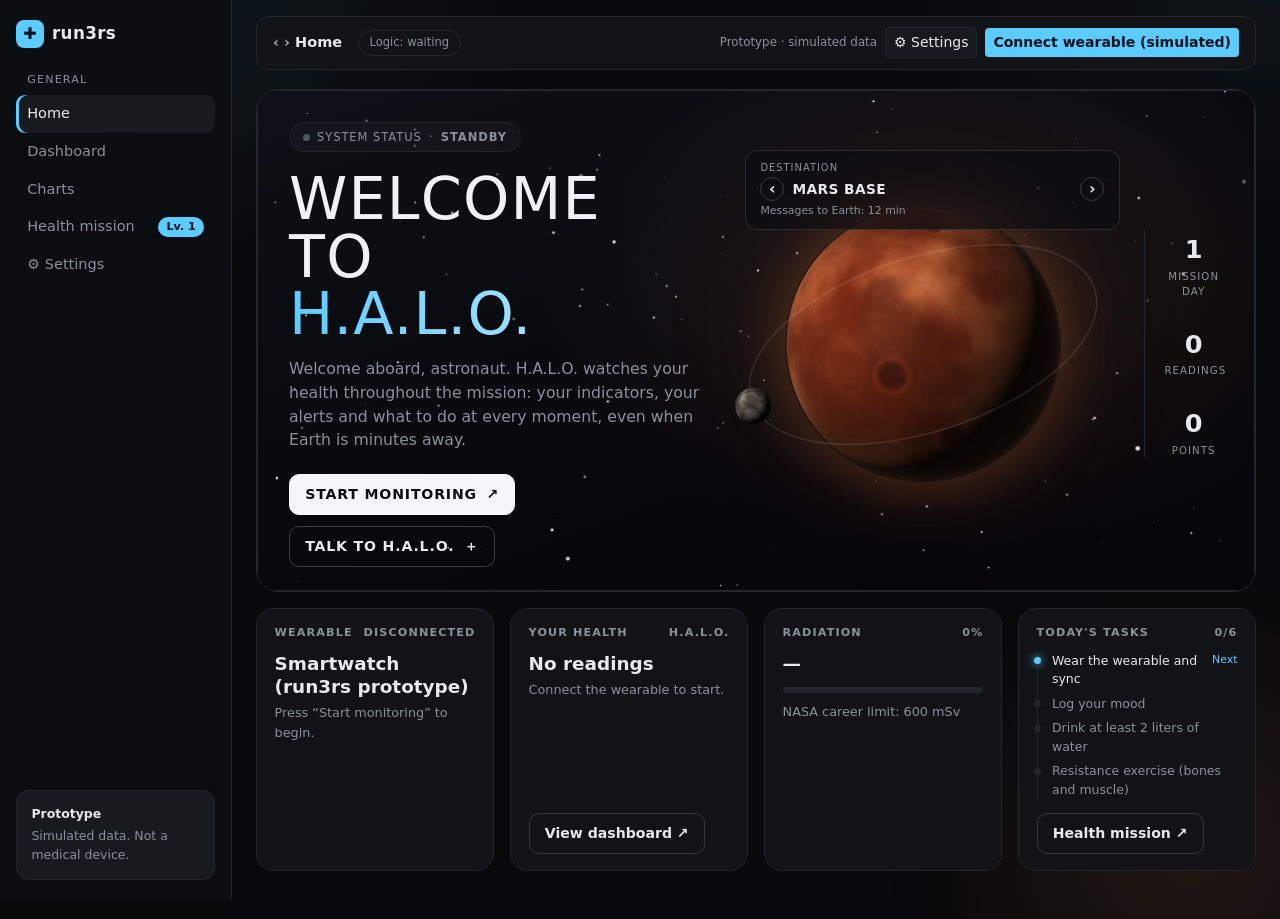
<file: public/index.html>
<!DOCTYPE html>
<html lang="es" data-bs-theme="dark">

<head>
    <meta charset="UTF-8">
    <meta name="viewport" content="width=device-width, initial-scale=1.0">
    <link rel="stylesheet" href="vendor/bootstrap.min.css">
    <link rel="stylesheet" href="style.css">
    <title>H.A.L.O.</title>
    <link rel="icon" href="data:image/svg+xml,%3Csvg xmlns='http://www.w3.org/2000/svg' viewBox='0 0 32 32'%3E%3Crect width='32' height='32' rx='8' fill='%2334e39b'/%3E%3Cpath d='M16 8v16M8 16h16' stroke='%2304140d' stroke-width='4' stroke-linecap='round'/%3E%3C/svg%3E">
</head>

<body>
<!-- Cielo de estrellas animado detrás del Panel, Gráficos y Misión salud (como en el Inicio) -->
<canvas id="fondo-estrellas" aria-hidden="true"></canvas>
<div class="app d-flex">

    <!-- Barra lateral -->
    <aside class="lateral d-none d-lg-flex flex-column">
        <div class="logo d-flex align-items-center gap-2"><span class="logo-marca">✚</span><span>run3rs</span></div>
        <nav class="nav flex-column mt-4" aria-label="Secciones">
            <span class="nav-titulo">General</span>
            <a class="nav-link activo" href="#vista-inicio" data-ir="inicio">Inicio</a>
            <a class="nav-link" href="#vista-panel" data-ir="panel">Panel</a>
            <a class="nav-link" href="#vista-graficos" data-ir="graficos">Gráficos</a>
            <a class="nav-link nav-mision" href="#vista-mision" data-ir="mision" data-titulo="Misión salud"><span>Misión salud</span> <span class="nav-insignia" id="nav-nivel"></span></a>
            <button type="button" class="nav-link nav-ajustes" data-abrir-ajustes>⚙ Ajustes</button>
        </nav>
        <div class="lateral-nota mt-auto">
            <strong>Prototipo</strong>
            <span>Datos simulados. No es un dispositivo médico.</span>
        </div>
    </aside>

    <!-- Contenido -->
    <main id="inicio" class="contenido flex-grow-1">
        <header class="barra-superior d-flex align-items-center justify-content-between gap-3 flex-wrap">
            <div class="d-flex align-items-center gap-3">
                <span class="migas"><span class="text-body-secondary">‹ ›</span> <span id="migas-titulo">Panel</span></span>
                <span id="fuente-logica" data-fuente="espera">Lógica: en espera</span>
            </div>
            <div class="d-flex align-items-center gap-2">
                <span class="marca-nota d-none d-md-inline">Prototipo · datos simulados</span>
                <button type="button" id="btn-ajustes" class="btn btn-contorno btn-sm" data-abrir-ajustes>⚙ Ajustes</button>
                <button type="button" id="btn-vivo" class="btn btn-verde btn-sm">Conectar wearable (simulado)</button>
            </div>
        </header>

        <!-- Navegación en pantallas pequeñas (en escritorio está la barra lateral) -->
        <nav class="nav-movil d-lg-none" aria-label="Secciones">
            <a class="nav-pill activo" href="#vista-inicio" data-ir="inicio">Inicio</a>
            <a class="nav-pill" href="#vista-panel" data-ir="panel">Panel</a>
            <a class="nav-pill" href="#vista-graficos" data-ir="graficos">Gráficos</a>
            <a class="nav-pill" href="#vista-mision" data-ir="mision">Misión salud</a>
        </nav>

        <!-- Los avisos a Tierra se ven en todas las pantallas -->
        <div id="aviso-tierra"></div>

        <!-- Cada opción del menú muestra solo su pantalla -->
        <!-- Panel: resumen, wearable y H.A.L.O. -->
        <!-- Inicio: bienvenida a bordo -->
        <section class="vista" data-vista="inicio" hidden>
            <div class="bienvenida">
                <canvas class="bv-estrellas" id="bv-estrellas" aria-hidden="true"></canvas>
                <div class="bv-texto">
                    <span class="bv-estado" id="bv-estado"><i></i> <span>Estado del sistema</span> · <b>Nominal</b></span>
                    <h1 class="bv-titulo"><span class="bv-linea-titulo">WELCOME</span><span class="bv-linea-titulo">TO</span><em class="bv-linea-titulo">H.A.L.O.</em></h1>
                    <p class="bv-sub">Bienvenido a bordo, astronauta. H.A.L.O. vigila tu salud durante toda la misión: tus indicadores, tus alertas y qué hacer en cada momento, aunque la Tierra esté a minutos de distancia.</p>
                    <div class="bv-botones">
                        <button type="button" class="bv-btn bv-btn-claro" id="bv-iniciar">Iniciar monitoreo <span aria-hidden="true">↗</span></button>
                        <button type="button" class="bv-btn bv-btn-borde" id="bv-halo">Hablar con H.A.L.O. <span aria-hidden="true">＋</span></button>
                    </div>
                </div>
                <div class="bv-escena" id="bv-escena" data-habitat="marte">
                    <div class="bv-halo"></div>
                    <div class="bv-orbita"></div>
                    <div class="bv-satelite" id="bv-satelite"><i></i></div>
                    <div class="bv-planeta" id="bv-planeta" data-habitat="marte" aria-hidden="true"><canvas id="bv-planeta-lienzo"></canvas></div>
                    <div class="bv-luna" aria-hidden="true">
                        <canvas id="bv-luna-lienzo"></canvas>
                        <svg class="bv-iss" viewBox="0 0 140 70">
                            <defs>
                                <linearGradient id="panel-solar" x1="0" y1="0" x2="1" y2="1"><stop offset="0" stop-color="#d9a849"/><stop offset=".55" stop-color="#8a5a16"/><stop offset="1" stop-color="#3d2a0c"/></linearGradient>
                                <pattern id="celdas" width="5" height="5" patternUnits="userSpaceOnUse"><path d="M5 0H0V5" fill="none" stroke="rgba(0,0,0,.35)" stroke-width=".6"/></pattern>
                            </defs>
                            <rect x="6" y="33" width="128" height="4" rx="1" fill="#c9ced6"/>
                            <g>
                                <rect x="10" y="4" width="16" height="27" fill="url(#panel-solar)"/><rect x="10" y="4" width="16" height="27" fill="url(#celdas)"/>
                                <rect x="10" y="39" width="16" height="27" fill="url(#panel-solar)"/><rect x="10" y="39" width="16" height="27" fill="url(#celdas)"/>
                                <rect x="30" y="4" width="16" height="27" fill="url(#panel-solar)"/><rect x="30" y="4" width="16" height="27" fill="url(#celdas)"/>
                                <rect x="30" y="39" width="16" height="27" fill="url(#panel-solar)"/><rect x="30" y="39" width="16" height="27" fill="url(#celdas)"/>
                                <rect x="94" y="4" width="16" height="27" fill="url(#panel-solar)"/><rect x="94" y="4" width="16" height="27" fill="url(#celdas)"/>
                                <rect x="94" y="39" width="16" height="27" fill="url(#panel-solar)"/><rect x="94" y="39" width="16" height="27" fill="url(#celdas)"/>
                                <rect x="114" y="4" width="16" height="27" fill="url(#panel-solar)"/><rect x="114" y="4" width="16" height="27" fill="url(#celdas)"/>
                                <rect x="114" y="39" width="16" height="27" fill="url(#panel-solar)"/><rect x="114" y="39" width="16" height="27" fill="url(#celdas)"/>
                            </g>
                            <rect x="56" y="26" width="28" height="18" rx="4" fill="#eef1f5"/>
                            <rect x="62" y="20" width="16" height="30" rx="3" fill="#dfe3e9"/>
                            <rect x="50" y="31" width="8" height="8" rx="2" fill="#b8bec8"/><rect x="82" y="31" width="8" height="8" rx="2" fill="#b8bec8"/>
                            <rect x="66" y="12" width="8" height="8" fill="#f4f6f8"/><rect x="66" y="50" width="8" height="8" fill="#f4f6f8"/>
                        </svg>
                        <svg class="bv-nave" viewBox="0 0 140 50">
                            <defs><radialGradient id="llama" cx="1" cy=".5" r="1"><stop offset="0" stop-color="#bfefff"/><stop offset=".4" stop-color="#5ccbff" stop-opacity=".8"/><stop offset="1" stop-color="#5ccbff" stop-opacity="0"/></radialGradient></defs>
                            <ellipse cx="22" cy="25" rx="24" ry="8" fill="url(#llama)"/>
                            <rect x="38" y="16" width="44" height="18" rx="3" fill="#cfd5dc"/>
                            <rect x="44" y="4" width="22" height="10" fill="#2f5fa8"/><rect x="44" y="36" width="22" height="10" fill="#2f5fa8"/>
                            <rect x="54" y="14" width="2" height="22" fill="#9aa5b1"/>
                            <path d="M82 16 L112 19 Q124 25 112 31 L82 34 Z" fill="#eef1f5"/>
                            <circle cx="104" cy="25" r="3" fill="#5ccbff"/>
                        </svg>
                    </div>
                    <div class="bv-destino">
                        <label for="bv-habitat">Destino</label>
                        <div class="bv-selector">
                            <button type="button" class="bv-flecha" id="bv-dest-prev" aria-label="Destino anterior">‹</button>
                            <select id="bv-habitat">
                                <option value="iss">Estacion Espacial</option>
                                <option value="transito">Nave en Transito a Marte</option>
                                <option value="luna">Base Lunar</option>
                                <option value="marte">Base en Marte</option>
                            </select>
                            <button type="button" class="bv-flecha" id="bv-dest-next" aria-label="Destino siguiente">›</button>
                        </div>
                        <small id="bv-retraso"></small>
                    </div>
                </div>
                <ul class="bv-datos">
                    <li><b id="bv-dia">1</b><span>Día de misión</span></li>
                    <li><b id="bv-lecturas">0</b><span>Lecturas</span></li>
                    <li><b id="bv-puntos">0</b><span>Puntos</span></li>
                </ul>
            </div>
            <div class="bv-tarjetas">
                <div class="bv-tarjeta">
                    <div class="bv-cab"><span>Wearable</span><b id="bv-wear-estado">—</b></div>
                    <p class="bv-grande" id="bv-wear-nombre">—</p>
                    <p class="bv-pie" id="bv-wear-pie"></p>
                </div>
                <div class="bv-tarjeta">
                    <div class="bv-cab"><span>Tu salud</span><b>H.A.L.O.</b></div>
                    <p class="bv-grande" id="bv-salud">Sin lecturas</p>
                    <p class="bv-pie" id="bv-salud-pie">Conecta el wearable para empezar.</p>
                    <button type="button" class="bv-mini" data-ir="panel">Ver panel ↗</button>
                </div>
                <div class="bv-tarjeta">
                    <div class="bv-cab"><span>Radiación</span><b id="bv-rad-pct">0%</b></div>
                    <p class="bv-grande" id="bv-rad">0 mSv</p>
                    <div class="bv-barra"><i id="bv-rad-barra"></i></div>
                    <p class="bv-pie">Límite de carrera NASA: 600 mSv</p>
                </div>
                <div class="bv-tarjeta">
                    <div class="bv-cab"><span>Tareas de hoy</span><b id="bv-tareas-n">0/6</b></div>
                    <ol class="bv-linea" id="bv-linea"></ol>
                    <button type="button" class="bv-mini" data-ir="mision">Misión salud ↗</button>
                </div>
            </div>
        </section>

        <section class="vista" data-vista="panel" hidden>
            <div class="saludo">
                <h1>Hola, astronauta</h1>
                <p id="saludo-sub">Resumen de tu salud en la misión</p>
            </div>
            <!-- KPIs -->
        <div class="tarjeta-dash kpis mb-3">
            <div class="row g-0 row-cols-2 row-cols-md-4">
                <div class="col kpi" id="kpi-general"><span class="kpi-icono">◉</span><span class="kpi-etq">Estado general</span><b class="kpi-valor">—</b><span class="kpi-pie">Sin lecturas</span></div>
                <div class="col kpi" id="kpi-frecuencia"><span class="kpi-icono">♥</span><span class="kpi-etq">Frecuencia cardíaca</span><b class="kpi-valor">—</b><span class="kpi-pie">—</span></div>
                <div class="col kpi" id="kpi-temperatura"><span class="kpi-icono">🌡</span><span class="kpi-etq">Temperatura</span><b class="kpi-valor">—</b><span class="kpi-pie">—</span></div>
                <div class="col kpi" id="kpi-radiacion"><span class="kpi-icono">☢</span><span class="kpi-etq">Radiación acumulada</span><b class="kpi-valor">—</b><span class="kpi-pie">—</span></div>
            </div>
        </div>
            <!-- 1. H.A.L.O. primero -->
            <div class="mb-3 panel-halo">
                <section id="seccion-asistente" class="tarjeta-dash">
    <div class="nova-cabecera">
        <h3 title="Health Assessment and Life-support Operations">H.A.L.O. · evaluación de salud a bordo</h3>
        <div class="juego-dia"><span>Día de misión</span><b id="nova-dia">1</b></div>
    </div>

    <div class="nova-escenario">
        <canvas id="nova-orbe" aria-hidden="true"></canvas>
        <p id="nova-subtitulo" aria-live="polite">Di «Oye H.A.L.O.» y háblale.</p>
    </div>

    <div id="controles-voz">
        <button type="button" id="btn-microfono" hidden>🎙 Activar a H.A.L.O.</button>
        <span id="estado-microfono" aria-live="polite"></span>
    </div>

    <div class="nova-secundarios">
        <button type="button" id="btn-escribir">⌨ Escribir en vez de hablar</button>
        <button type="button" id="btn-transcripcion">Ver transcripción</button>
    </div>

    <form id="formulario-asistente" hidden>
        <div class="campo">
            <label for="pregunta-asistente">¿Qué deseas consultar?</label>
            <textarea
                id="pregunta-asistente"
                maxlength="1000"
                placeholder="Ejemplo: ¿Por qué mi glucosa está en alerta?"
                required
            ></textarea>
        </div>

        <button type="submit" id="btn-asistente">
            Consultar a H.A.L.O.
        </button>
    </form>

    <div id="chat-ia" hidden></div>
</section>
            </div>
            <!-- 2. Simulación del wearable debajo -->
            <div class="mb-3">
                <div class="tarjeta-dash" id="tarjeta-wearable">
                    <div class="cab-dash"><div><h2>Wearable</h2><p>Elige el dispositivo que simula las lecturas</p></div>
                        <button type="button" id="btn-reloj" class="btn btn-contorno btn-sm">Ver simulación</button></div>
                    <div id="reloj-panel" hidden>
                <div class="wearable-carrusel">
                    <button type="button" id="wear-prev" class="wear-flecha" aria-label="Wearable anterior"><svg width="20" height="20" viewBox="0 0 24 24" fill="none" aria-hidden="true"><path d="M15 18l-6-6 6-6" stroke="currentColor" stroke-width="2.2" stroke-linecap="round" stroke-linejoin="round"/></svg></button>
                    <div class="wearable-centro">
                        <p id="wear-nombre" aria-live="polite"></p>
                        <div id="reloj"></div>
                        <p id="wear-sensores"></p>
                    </div>
                    <button type="button" id="wear-next" class="wear-flecha" aria-label="Wearable siguiente"><svg width="20" height="20" viewBox="0 0 24 24" fill="none" aria-hidden="true"><path d="M9 6l6 6-6 6" stroke="currentColor" stroke-width="2.2" stroke-linecap="round" stroke-linejoin="round"/></svg></button>
                </div>
            </div>
                </div>
            </div>
            <div class="row g-3">
                <div class="col-md-6"><div id="panel-entorno" class="h-100"></div></div>
                <div class="col-md-6"><div id="panel-base" class="h-100"></div></div>
            </div>
        </section>

        <!-- Misión salud: gamificación -->
        <section class="vista" data-vista="mision" hidden>
            <div class="row g-3">
                <div class="col-xl-8">
                    <div id="panel-juego"></div>
                    <div id="panel-minijuegos"></div>
                </div>
                <!-- Logros a la derecha -->
                <div class="col-xl-4">
                    <div id="panel-logros" class="logros-lateral"></div>
                </div>
            </div>
        </section>

        <!-- Gráficos: gráficas, lecturas e indicadores -->
        <section class="vista" data-vista="graficos" hidden>
            <div class="tarjeta-dash" id="graficos">
                    <div class="cab-dash"><div><h2>Corazón, presión y glucosa</h2><p>Últimas 30 lecturas · toca un indicador para ver su escala y rango normal</p></div></div>
                    <canvas id="grafica-vitales" width="700" height="300"></canvas>
                    <h2 class="mt-3">Temperatura y bienestar</h2>
                    <canvas id="grafica-bienestar" width="700" height="230"></canvas>
                    <button type="button" id="btn-graficar">Graficar datos recolectados</button>
                </div>
            <div class="row g-3 mt-0">
                <div class="col-xl-4">
                <section id="seccion-formulario" class="tarjeta-dash h-100">
                    <div class="cab-dash"><div><h2>Lecturas del wearable</h2><p class="nota-wearable">En la misión llegan solas del wearable y del sensor de glucosa; aquí se simulan y puedes editarlas.</p></div></div>
                    <div class="campo">
                <label for="dia-mision">Día de misión</label>
                <input type="number" id="dia-mision" min="1" value="1" autocomplete="off">
            </div>
            <div class="campo">
                <label for="habitat">Ubicacion de la mision</label>
                <select id="habitat">
                    <option value="iss">Estacion Espacial</option>
                    <option value="transito">Nave en Transito a Marte</option>
                    <option value="luna">Base Lunar</option>
                    <option value="marte" selected>Base en Marte</option>
                </select>
            </div>
            <div class="campo"><label for="escenario">Escenario simulado</label><select id="escenario">
                <option value="normal">Normal</option>
                <option value="fiebre">Fiebre</option>
                <option value="hipotension">Hipotensión</option>
                <option value="hipoglucemia">Hipoglucemia</option>
            </select>
            <label class="cgm-check"><input type="checkbox" id="incidencias-auto" checked> Incidencias automáticas: en la 2.ª lectura y luego una cada minuto</label></div>
                        <form id="form-salud">
                <div class="campo">
                    <label for="temperatura">Temperatura (°C)</label>
                    <input type="number" id="temperatura" step="0.1">
                </div>
                <div class="campo">
                    <label for="frecuencia"> Frecuencia cardíaca (lpm)</label>
                    <input type="number" id="frecuencia" step="1">
                </div>
                <div class="campo">
                    <label for="sistolica">Presión sistólica (mmHg)</label>
                    <input type="number" id="sistolica" step="1">
                </div>
                <div class="campo">
                    <label for="diastolica">Presión diastólica (mmHg)</label>
                    <input type="number" id="diastolica" step="1">
                </div>
                <div class="campo">
                    <label for="glucosa">Glucosa (mg/dl)</label>
                    <input type="number" id="glucosa" step="1">
                    <label class="cgm-check"><input type="checkbox" id="cgm" checked> Parche de glucosa conectado (aparte del wearable)</label>
                </div>
                <div class="campo">
                    <label for="sueno">Horas de sueño(ultimas 24 horas)</label>
                    <input type="number" id="sueno" step="0.5">
                </div>
                <div class="campo">
                    <label>Estado de ánimo</label>
                    <input type="hidden" id="animo">
                    <div id="animo-caras" role="radiogroup" aria-label="Estado de ánimo"></div>
                </div>
            <button type="submit" id="btn-evaluar">Procesar lectura</button>
            <p id="aviso-procesada" class="aviso-procesada" hidden>✓ Lectura procesada. <button type="button" class="btn btn-contorno btn-sm" data-bajar="seccion-resultados">Ver indicadores ↓</button></p>
            </form>
                </section>
                </div>
                <div class="col-xl-8">
                <section id="seccion-resultados" class="tarjeta-dash">
                    <div class="cab-dash"><div><h2>Indicadores</h2><p>Semáforo por indicador según la última lectura</p></div></div>
                    <details class="guia guia-intro"><summary>ⓘ ¿Por qué se vigilan estos indicadores?</summary>
                <p>En una misión larga, la radiación, la microgravedad, el aislamiento y un ambiente cerrado cambian tu cuerpo poco a poco: inmunidad, huesos, corazón, sueño y ánimo. Lejos de la Tierra, tú eres quien primero puede notar esos cambios.</p>
                <p data-i18n-html="guia-intro-2">Llevar el wearable cada día crea tu propia referencia. Así un cambio pequeño se ve a tiempo, antes de volverse una emergencia. Los colores te dicen qué hacer: <b class="c-verde">verde</b> sigue tu rutina, <b class="c-amarillo">amarillo</b> actúa y vuelve a medir, <b class="c-rojo">rojo</b> avisa a un compañero; si es grave o se repite, se avisa a Tierra.</p>
            </details>
                    <div id="resultado"></div>
                </section>
                </div>
            </div>
        </section>
    </main>
</div>

<!-- Ajustes -->
<dialog id="ajustes" aria-labelledby="ajustes-titulo">
    <form method="dialog" class="ajustes-caja">
        <div class="ajustes-cab">
            <h2 id="ajustes-titulo">Ajustes</h2>
            <button type="submit" class="ajustes-cerrar" aria-label="Cerrar">✕</button>
        </div>

        <div class="campo">
            <label for="ajuste-idioma">Idioma de la página</label>
            <select id="ajuste-idioma">
                <option value="auto">Automático (idioma del dispositivo)</option>
                <option value="es">Español</option>
                <option value="en">English</option>
            </select>
            <p class="ayuda-texto" id="ajuste-idioma-nota"></p>
        </div>

        <div class="campo">
            <label for="ajuste-motor">Motor de voz</label>
            <select id="ajuste-motor">
                <option value="gemini">Gemini (si falla, usa la del navegador)</option>
                <option value="navegador">Voz del navegador</option>
            </select>
            <p class="ayuda-texto">Gemini suena más natural, pero necesita la clave GEMINI_API_KEY en el servidor.</p>
        </div>

        <div class="campo" id="campo-voz-navegador">
            <label for="voz-elegida">Voz del navegador</label>
            <select id="voz-elegida"></select>
            <p class="ayuda-texto">Las voces «Natural» u «Online» suenan mejor. En Edge hay más para elegir.</p>
        </div>

        <div class="campo">
            <label for="ajuste-velocidad">Velocidad del habla <b id="ajuste-velocidad-valor">1.0x</b></label>
            <input type="range" id="ajuste-velocidad" min="0.7" max="1.4" step="0.05" value="1">
            <p class="ayuda-texto">Con la voz de Gemini la velocidad es aproximada.</p>
        </div>

        <div class="ajustes-pie">
            <button type="button" id="ajuste-probar">🔊 Probar voz</button>
            <button type="submit" class="btn btn-verde">Listo</button>
        </div>
    </form>
</dialog>

    <script src="i18n.js"></script>
    <script src="app.js"></script>
</body>

</html>
</file>
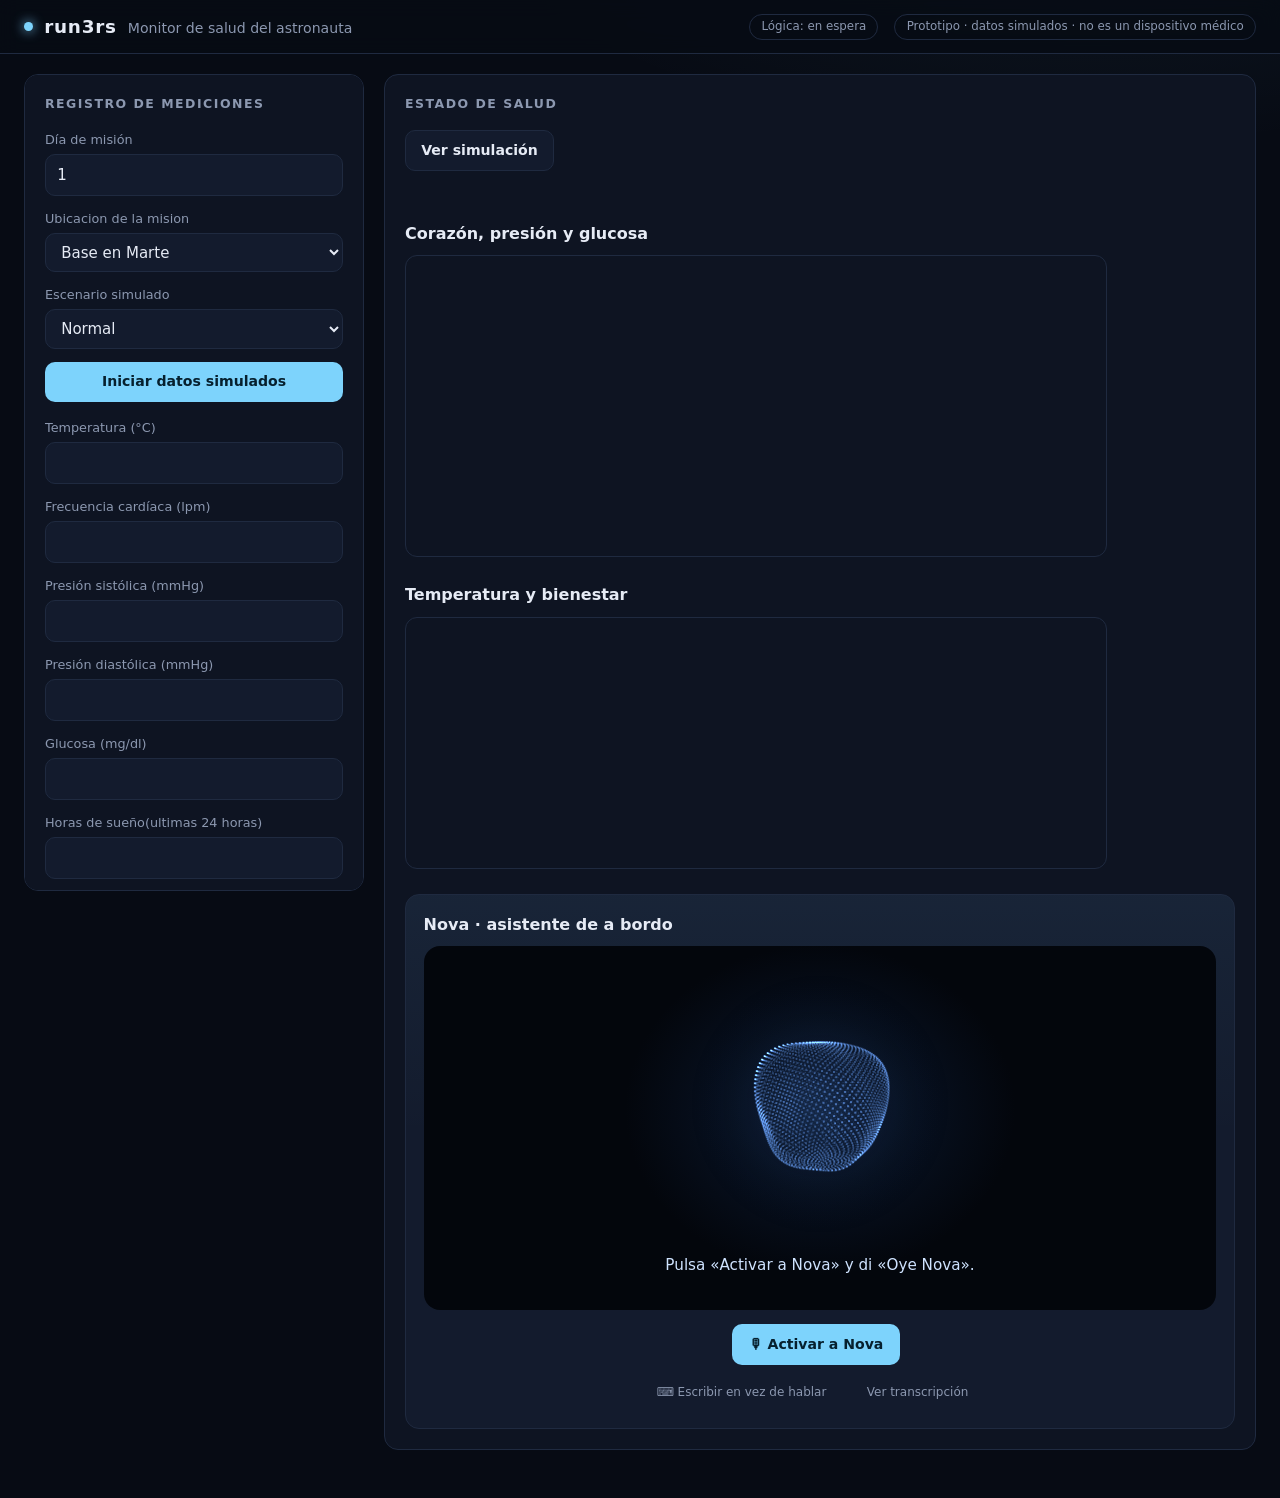
<file: run3rs-completo (1)/public/index.html>
<!DOCTYPE html>
<html lang="es">

<head>
    <meta charset="UTF-8">
    <meta name="viewport" content="width=device-width, initial-scale=1.0">
    <link rel="stylesheet" href="style.css">
    <title>run3rs · Monitor de salud</title>
</head>

<body>
    <header>
        <div class="marca"><span class="marca-punto"></span><h1>run3rs</h1><span class="marca-sub">Monitor de salud del astronauta</span></div>
        <span id="fuente-logica" data-fuente="espera">Lógica: en espera</span>
        <span class="marca-nota">Prototipo · datos simulados · no es un dispositivo médico</span>
    </header>

    <main>
        <section id="seccion-formulario">
            <h2>Registro de Mediciones</h2>
            <div class="campo">
                <label for="dia-mision">Día de misión</label>
                <input type="number" id="dia-mision" min="1" value="1" autocomplete="off">
            </div>
            <div class="campo">
                <label for="habitat">Ubicacion de la mision</label>
                <select id="habitat">
                    <option value="iss">Estacion Espacial</option>
                    <option value="transito">Nave en Transito a Marte</option>
                    <option value="luna">Base Lunar</option>
                    <option value="marte" selected>Base en Marte</option>
                </select>
            </div>
            <div class="campo"><label for="escenario">Escenario simulado</label><select id="escenario">
                <option value="normal">Normal</option>
                <option value="fiebre">Fiebre</option>
                <option value="hipotension">Hipotensión</option>
                <option value="hipoglucemia">Hipoglucemia</option>
            </select></div>
            <button type="button" id="btn-vivo">Iniciar datos simulados</button>
            <form id="form-salud">
                <div class="campo">
                    <label for="temperatura">Temperatura (°C)</label>
                    <input type="number" id="temperatura" step="0.1">
                </div>
                <div class="campo">
                    <label for="frecuencia"> Frecuencia cardíaca (lpm)</label>
                    <input type="number" id="frecuencia" step="1">
                </div>
                <div class="campo">
                    <label for="sistolica">Presión sistólica (mmHg)</label>
                    <input type="number" id="sistolica" step="1">
                </div>
                <div class="campo">
                    <label for="diastolica">Presión diastólica (mmHg)</label>
                    <input type="number" id="diastolica" step="1">
                </div>
                <div class="campo">
                    <label for="glucosa">Glucosa (mg/dl)</label>
                    <input type="number" id="glucosa" step="1">
                </div>
                <div class="campo">
                    <label for="sueno">Horas de sueño(ultimas 24 horas)</label>
                    <input type="number" id="sueno" step="0.5">
                </div>
                <div class="campo">
                    <label>Estado de ánimo</label>
                    <input type="hidden" id="animo">
                    <div id="animo-caras" role="radiogroup" aria-label="Estado de ánimo"></div>
                </div>
            <button type="submit" id="btn-evaluar">Evaluar mediciones</button>
            </form>
        </section>

        <section id="seccion-resultados">
            <h2>Estado de Salud</h2>
            <button type="button" id="btn-reloj">Ver simulación</button>
            <div id="reloj-panel" hidden>
                <div id="reloj"></div>
            </div>
            <div id="aviso-tierra"></div>
            <div id="resultado"></div>
            <div id="panel-entorno"></div>
            <button type="button" id="btn-graficar">Graficar datos recolectados</button>
            <h3>Corazón, presión y glucosa</h3>
            <canvas id="grafica-vitales" width="700" height="300"></canvas>
            <h3>Temperatura y bienestar</h3>
            <canvas id="grafica-bienestar" width="700" height="250"></canvas>
            
<section id="seccion-asistente">
    <h3>Nova · asistente de a bordo</h3>

    <div class="nova-escenario">
        <canvas id="nova-orbe" aria-hidden="true"></canvas>
        <p id="nova-subtitulo" aria-live="polite">Pulsa «Activar a Nova» y di «Oye Nova».</p>
    </div>

    <div id="controles-voz">
        <button type="button" id="btn-microfono">🎙 Activar a Nova</button>
        <span id="estado-microfono" aria-live="polite"></span>
    </div>

    <div class="nova-secundarios">
        <button type="button" id="btn-escribir">⌨ Escribir en vez de hablar</button>
        <button type="button" id="btn-transcripcion">Ver transcripción</button>
    </div>

    <form id="formulario-asistente" hidden>
        <div class="campo">
            <label for="pregunta-asistente">¿Qué deseas consultar?</label>
            <textarea
                id="pregunta-asistente"
                maxlength="1000"
                placeholder="Ejemplo: ¿Por qué mi glucosa está en alerta?"
                required
            ></textarea>
        </div>

        <button type="submit" id="btn-asistente">
            Consultar a Nova
        </button>
    </form>

    <div id="chat-ia" hidden></div>
</section>

        </section>
    </main>
    <script src="app.js"></script>
</body>

</html>
</file>
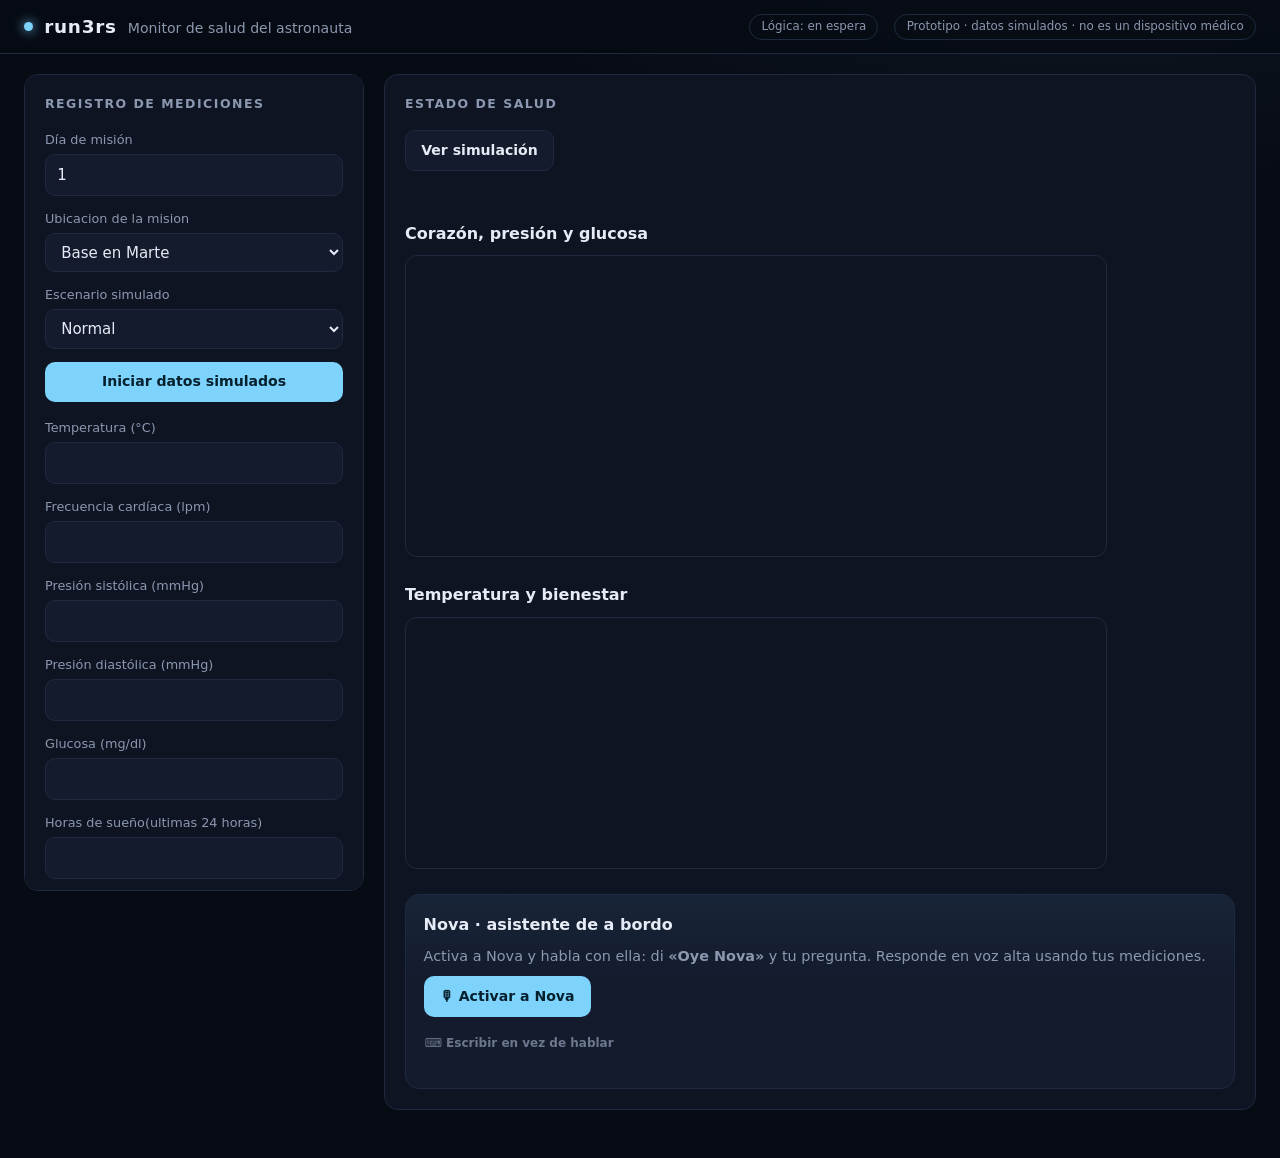
<file: run3rs-completo/public/index.html>
<!DOCTYPE html>
<html lang="es">

<head>
    <meta charset="UTF-8">
    <meta name="viewport" content="width=device-width, initial-scale=1.0">
    <link rel="stylesheet" href="style.css">
    <title>run3rs · Monitor de salud</title>
</head>

<body>
    <header>
        <div class="marca"><span class="marca-punto"></span><h1>run3rs</h1><span class="marca-sub">Monitor de salud del astronauta</span></div>
        <span id="fuente-logica" data-fuente="espera">Lógica: en espera</span>
        <span class="marca-nota">Prototipo · datos simulados · no es un dispositivo médico</span>
    </header>

    <main>
        <section id="seccion-formulario">
            <h2>Registro de Mediciones</h2>
            <div class="campo">
                <label for="dia-mision">Día de misión</label>
                <input type="number" id="dia-mision" min="1" value="1" autocomplete="off">
            </div>
            <div class="campo">
                <label for="habitat">Ubicacion de la mision</label>
                <select id="habitat">
                    <option value="iss">Estacion Espacial</option>
                    <option value="transito">Nave en Transito a Marte</option>
                    <option value="luna">Base Lunar</option>
                    <option value="marte" selected>Base en Marte</option>
                </select>
            </div>
            <div class="campo"><label for="escenario">Escenario simulado</label><select id="escenario">
                <option value="normal">Normal</option>
                <option value="fiebre">Fiebre</option>
                <option value="hipotension">Hipotensión</option>
                <option value="hipoglucemia">Hipoglucemia</option>
            </select></div>
            <button type="button" id="btn-vivo">Iniciar datos simulados</button>
            <form id="form-salud">
                <div class="campo">
                    <label for="temperatura">Temperatura (°C)</label>
                    <input type="number" id="temperatura" step="0.1">
                </div>
                <div class="campo">
                    <label for="frecuencia"> Frecuencia cardíaca (lpm)</label>
                    <input type="number" id="frecuencia" step="1">
                </div>
                <div class="campo">
                    <label for="sistolica">Presión sistólica (mmHg)</label>
                    <input type="number" id="sistolica" step="1">
                </div>
                <div class="campo">
                    <label for="diastolica">Presión diastólica (mmHg)</label>
                    <input type="number" id="diastolica" step="1">
                </div>
                <div class="campo">
                    <label for="glucosa">Glucosa (mg/dl)</label>
                    <input type="number" id="glucosa" step="1">
                </div>
                <div class="campo">
                    <label for="sueno">Horas de sueño(ultimas 24 horas)</label>
                    <input type="number" id="sueno" step="0.5">
                </div>
                <div class="campo">
                    <label>Estado de ánimo</label>
                    <input type="hidden" id="animo">
                    <div id="animo-caras" role="radiogroup" aria-label="Estado de ánimo"></div>
                </div>
            <button type="submit" id="btn-evaluar">Evaluar mediciones</button>
            </form>
        </section>

        <section id="seccion-resultados">
            <h2>Estado de Salud</h2>
            <button type="button" id="btn-reloj">Ver simulación</button>
            <div id="reloj-panel" hidden>
                <div id="reloj"></div>
            </div>
            <div id="aviso-tierra"></div>
            <div id="resultado"></div>
            <div id="panel-entorno"></div>
            <button type="button" id="btn-graficar">Graficar datos recolectados</button>
            <h3>Corazón, presión y glucosa</h3>
            <canvas id="grafica-vitales" width="700" height="300"></canvas>
            <h3>Temperatura y bienestar</h3>
            <canvas id="grafica-bienestar" width="700" height="250"></canvas>
            
<section id="seccion-asistente">
    <h3>Nova · asistente de a bordo</h3>

    <p>
        Activa a Nova y habla con ella: di <b>«Oye Nova»</b> y tu pregunta.
        Responde en voz alta usando tus mediciones.
    </p>

    <div id="controles-voz" style="display:flex;flex-wrap:wrap;align-items:center;gap:8px;margin:8px 0;">
        <button type="button" id="btn-microfono">🎙 Activar a Nova</button>
        <span id="estado-microfono" aria-live="polite" style="font-size:13px;color:#9aa3b2;"></span>
    </div>

    <button type="button" id="btn-escribir" style="font-size:12px;opacity:.75;margin-bottom:8px;">⌨ Escribir en vez de hablar</button>

    <form id="formulario-asistente" hidden>
        <div class="campo">
            <label for="pregunta-asistente">¿Qué deseas consultar?</label>
            <textarea
                id="pregunta-asistente"
                maxlength="1000"
                placeholder="Ejemplo: ¿Por qué mi glucosa está en alerta?"
                required
            ></textarea>
        </div>

        <button type="submit" id="btn-asistente">
            Consultar a Nova
        </button>
    </form>

    <div id="chat-ia" aria-live="polite"></div>
</section>

        </section>
    </main>
    <script src="app.js"></script>
</body>

</html>
</file>
<file: run3rs-completo (1)/public/style.css>
/* run3rs · tema sobrio oscuro */
:root {
    --fondo: #070b14;
    --panel: #0e1422;
    --panel-2: #131b2d;
    --borde: #1f2a40;
    --texto: #e6ebf5;
    --tenue: #8c98b0;
    --acento: #7dd3fc;
    --verde: #34d399;
    --amarillo: #fbbf24;
    --rojo: #f87171;
    --nodato: #475569;
    --radio: 14px;
    --fuente: "Inter", "Segoe UI", system-ui, -apple-system, Roboto, Arial, sans-serif;
}

*, *::before, *::after { box-sizing: border-box; }

html { scroll-behavior: smooth; }

body {
    margin: 0;
    font-family: var(--fuente);
    font-size: 15px;
    line-height: 1.5;
    color: var(--texto);
    background:
        radial-gradient(1100px 500px at 85% -10%, rgba(125, 211, 252, .08), transparent 60%),
        var(--fondo);
    min-height: 100vh;
    -webkit-font-smoothing: antialiased;
}

/* ---------- Cabecera ---------- */
header {
    position: sticky; top: 0; z-index: 10;
    display: flex; align-items: center; justify-content: space-between; gap: 1rem; flex-wrap: wrap;
    padding: .8rem 1.5rem;
    background: rgba(7, 11, 20, .82);
    backdrop-filter: blur(10px);
    border-bottom: 1px solid var(--borde);
}
.marca { display: flex; align-items: baseline; gap: .7rem; }
.marca-punto {
    width: 9px; height: 9px; border-radius: 50%; align-self: center;
    background: var(--acento); box-shadow: 0 0 12px var(--acento);
}
header h1 { margin: 0; font-size: 1.15rem; font-weight: 700; letter-spacing: .04em; }
.marca-sub { color: var(--tenue); font-size: .88rem; }
.marca-nota {
    font-size: .74rem; color: var(--tenue);
    border: 1px solid var(--borde); border-radius: 999px; padding: .2rem .7rem;
}

#fuente-logica { margin-left: auto; font-size: .74rem; padding: .2rem .7rem; border-radius: 999px; border: 1px solid var(--borde); color: var(--tenue); }
#fuente-logica[data-fuente="python"] { color: var(--verde); border-color: rgba(52, 211, 153, .5); }
#fuente-logica[data-fuente="local"]  { color: var(--amarillo); border-color: rgba(251, 191, 36, .5); }

/* ---------- Estructura ---------- */
main {
    display: grid;
    grid-template-columns: minmax(280px, 340px) minmax(0, 1fr);
    gap: 1.25rem;
    max-width: 1320px;
    margin: 0 auto;
    padding: 1.25rem 1.5rem 3rem;
    align-items: start;
}
main > section {
    background: var(--panel);
    border: 1px solid var(--borde);
    border-radius: var(--radio);
    padding: 1.25rem;
}
#seccion-formulario { position: sticky; top: 4.2rem; max-height: calc(100vh - 5.2rem); overflow-y: auto; }

h2 {
    margin: 0 0 1rem;
    font-size: .78rem; font-weight: 600; letter-spacing: .12em; text-transform: uppercase;
    color: var(--tenue);
}
h3 { margin: 1.6rem 0 .6rem; font-size: 1rem; font-weight: 600; color: var(--texto); }
p { margin: .4rem 0; }

/* ---------- Formulario ---------- */
.campo { display: flex; flex-direction: column; gap: .3rem; margin-bottom: .8rem; }
.campo:empty { display: none; }
label { font-size: .8rem; color: var(--tenue); }

input, select, textarea {
    width: 100%;
    padding: .55rem .7rem;
    font: inherit; color: var(--texto);
    background: var(--panel-2);
    border: 1px solid var(--borde);
    border-radius: 10px;
    transition: border-color .15s, box-shadow .15s;
}
input:focus, select:focus, textarea:focus {
    outline: none; border-color: var(--acento);
    box-shadow: 0 0 0 3px rgba(125, 211, 252, .15);
}
textarea { min-height: 70px; resize: vertical; }
#controles-voz select { width: auto; max-width: 100%; }

/* ---------- Botones ---------- */
button {
    font: inherit; font-weight: 600; font-size: .88rem;
    color: var(--texto);
    background: var(--panel-2);
    border: 1px solid var(--borde);
    border-radius: 10px;
    padding: .55rem .95rem;
    cursor: pointer;
    transition: border-color .15s, background .15s, transform .05s;
}
button:hover { border-color: var(--acento); }
button:active { transform: translateY(1px); }
button:focus-visible { outline: 2px solid var(--acento); outline-offset: 2px; }
button:disabled { opacity: .5; cursor: not-allowed; }

#btn-vivo, #btn-evaluar, #btn-microfono {
    background: var(--acento); color: #06202e; border-color: transparent;
}
#btn-vivo, #btn-evaluar { width: 100%; margin-bottom: 1rem; }
#btn-evaluar { margin: .4rem 0 0; }
#btn-vivo:hover, #btn-evaluar:hover, #btn-microfono:hover { filter: brightness(1.08); }
#btn-graficar { display: none; }           /* los gráficos ya se actualizan solos */
#btn-reloj { margin-bottom: .8rem; }
#btn-escribir { background: transparent; border-color: transparent; color: var(--tenue); padding-left: 0; }

/* ---------- Escena 3D ---------- */
#panel-3d {
    position: relative;
    border: 1px solid var(--borde);
    border-radius: var(--radio);
    background: radial-gradient(600px 300px at 30% 40%, #111a30, #05080f 75%);
    overflow: hidden;
    margin-bottom: 1rem;
}
#escena3d { width: 100%; height: 340px; }
#escena3d canvas { display: block; width: 100%; height: 100%; background: transparent; border: 0; border-radius: 0; margin: 0; }
.leyenda-3d {
    display: flex; flex-wrap: wrap; gap: .35rem .9rem;
    padding: .6rem .9rem;
    border-top: 1px solid var(--borde);
    font-size: .74rem; color: var(--tenue);
}
.leyenda-planeta { margin-left: auto; }
.leyenda-planeta b { color: var(--texto); font-weight: 600; }

/* ---------- Resultados ---------- */
#resultado {
    display: grid;
    grid-template-columns: repeat(auto-fill, minmax(215px, 1fr));
    gap: .7rem;
}
.general {
    grid-column: 1 / -1;
    padding: .8rem 1rem;
    border-radius: 12px;
    border: 1px solid var(--borde);
    border-left: 4px solid var(--nodato);
    background: var(--panel-2);
    font-weight: 600; font-size: 1rem;
}
.tarjeta {
    display: flex; flex-wrap: wrap; align-items: baseline; gap: .15rem .6rem;
    padding: .8rem .9rem;
    border-radius: 12px;
    border: 1px solid var(--borde);
    border-left: 4px solid var(--nodato);
    background: var(--panel-2);
}
.tarjeta > strong {
    flex: 1 1 100%;
    font-size: .74rem; font-weight: 600; letter-spacing: .06em; text-transform: uppercase; color: var(--tenue);
}
.tarjeta > span:nth-of-type(1) { font-size: 1.4rem; font-weight: 700; font-variant-numeric: tabular-nums; }
.tarjeta > span:nth-of-type(2) { font-size: .8rem; font-weight: 600; margin-left: auto; }

.estado-verde    { border-left-color: var(--verde); }
.estado-amarillo { border-left-color: var(--amarillo); background: linear-gradient(90deg, rgba(251, 191, 36, .08), var(--panel-2) 60%); }
.estado-rojo     { border-left-color: var(--rojo); background: linear-gradient(90deg, rgba(248, 113, 113, .12), var(--panel-2) 60%); }
.estado-sin-dato { border-left-color: var(--nodato); }
.tarjeta.estado-verde    > span:nth-of-type(2) { color: var(--verde); }
.tarjeta.estado-amarillo > span:nth-of-type(2) { color: var(--amarillo); }
.tarjeta.estado-rojo     > span:nth-of-type(2) { color: var(--rojo); }
.tarjeta.estado-sin-dato > span:nth-of-type(2) { color: var(--tenue); }
.tarjeta.estado-amarillo, .tarjeta.estado-rojo { grid-column: 1 / -1; }

.mensaje {
    flex: 1 1 100%;
    margin-top: .5rem; padding-top: .5rem;
    border-top: 1px solid var(--borde);
    font-size: .85rem; color: var(--texto);
}
.mensaje p { margin: .2rem 0; }
.mensaje strong { color: var(--tenue); font-weight: 600; }

@keyframes pulso-rojo {
    0%, 100% { box-shadow: 0 0 0 0 rgba(248, 113, 113, .45); }
    50%      { box-shadow: 0 0 0 7px rgba(248, 113, 113, 0); }
}
.general.estado-rojo { animation: pulso-rojo 1.8s ease-in-out infinite; }

/* ---------- Aviso a Tierra, entorno y línea base ---------- */
#aviso-tierra { margin-bottom: .8rem; }
.aviso {
    padding: .8rem 1rem;
    border-radius: 12px;
    border: 1px solid rgba(125, 211, 252, .35);
    background: rgba(125, 211, 252, .07);
}
.aviso p { margin: .25rem 0; }

#panel-entorno, #panel-base { margin-top: .8rem; }
.tarjeta-entorno {
    padding: .9rem 1rem;
    border-radius: 12px;
    border: 1px solid var(--borde);
    background: var(--panel-2);
}
.tarjeta-entorno h3 { margin: 0 0 .5rem; font-size: .78rem; letter-spacing: .1em; text-transform: uppercase; color: var(--tenue); }
.tarjeta-entorno p { margin: .2rem 0; font-size: .9rem; font-variant-numeric: tabular-nums; }

/* ---------- Gráficos ---------- */
canvas {
    display: block; max-width: 100%;
    border: 1px solid var(--borde);
    border-radius: 12px;
    margin-bottom: .5rem;
}

/* ---------- Nova ---------- */
#seccion-asistente {
    margin-top: 1.6rem; padding: 1.1rem;
    border: 1px solid var(--borde);
    border-radius: var(--radio);
    background: linear-gradient(180deg, rgba(125, 211, 252, .05), transparent 45%), var(--panel-2);
}
#seccion-asistente h3 { margin-top: 0; }
#seccion-asistente > p { color: var(--tenue); font-size: .9rem; }
#chat-ia:not(:empty) {
    margin-top: .8rem; max-height: 320px; overflow-y: auto;
    display: flex; flex-direction: column; gap: .5rem;
}
#chat-ia p {
    margin: 0; padding: .6rem .8rem;
    border-radius: 12px;
    background: var(--panel); border: 1px solid var(--borde);
    font-size: .9rem;
}

/* ---------- Reloj (wearable simulado) ---------- */
#reloj { margin: 0 auto 1rem; }
.reloj {
    width: 300px; min-height: 366px;
    padding: 30px 26px 26px; border-radius: 76px;
    background: #0b0f1a; border: 5px solid #2a2e3d; color: #fff;
    display: flex; flex-direction: column; align-items: center; gap: 8px;
    text-align: center;
}
.reloj-cab { width: 100%; display: flex; justify-content: space-between; font-size: 13px; color: #9aa3b2; }
.reloj-pill { padding: 5px 14px; border-radius: 999px; font-weight: 600; font-size: 13px; }
.reloj-etq { font-size: 12px; color: #9aa3b2; }
.reloj-valor { font-size: 54px; font-weight: 700; line-height: 1; }
.reloj-valor small { font-size: 16px; font-weight: 400; color: #9aa3b2; margin-left: 6px; }
.reloj-titulo { font-size: 15px; font-weight: 600; }
.reloj-texto { font-size: 12.5px; color: #9aa3b2; }
.reloj-aviso { width: 100%; padding: 8px 10px; border-radius: 16px; display: flex; flex-direction: column; gap: 2px; font-size: 12px; }
.reloj-normal   .reloj-pill { color: var(--verde); background: rgba(52, 211, 153, .18); }
.reloj-atencion .reloj-pill { color: var(--amarillo); background: rgba(251, 191, 36, .18); }
.reloj-alerta   .reloj-pill { color: var(--rojo); background: rgba(248, 113, 113, .18); }
.reloj-tierra   .reloj-pill { color: var(--acento); background: rgba(125, 211, 252, .18); }
.reloj-alerta .reloj-aviso { border: 1.5px solid rgba(248, 113, 113, .6); background: rgba(248, 113, 113, .16); }
.reloj-alerta .reloj-aviso b { color: var(--rojo); }
.reloj-tierra .reloj-aviso { border: 1.5px solid rgba(125, 211, 252, .6); background: rgba(125, 211, 252, .16); }
.reloj-tierra .reloj-aviso b { color: var(--acento); }
.reloj-alerta { animation: reloj-pulso 1.6s ease-in-out infinite; }
@keyframes reloj-pulso { 50% { border-color: var(--rojo); } }

/* ---------- Adaptable ---------- */
@media (max-width: 880px) {
    main { grid-template-columns: 1fr; padding: .9rem; }
    #seccion-formulario { position: static; max-height: none; }
    header { padding: .7rem .9rem; }
    .marca-sub { display: none; }
    #escena3d { height: 280px; }
    .tarjeta.estado-amarillo, .tarjeta.estado-rojo { grid-column: 1 / -1; }
}
@media (prefers-reduced-motion: reduce) {
    .general.estado-rojo, .reloj-alerta { animation: none; }
    button, input, select { transition: none; }
    html { scroll-behavior: auto; }
}

/* ---------- Orbe de Nova ---------- */
.nova-escenario {
    display: flex; flex-direction: column; align-items: center;
    border-radius: 16px;
    background: radial-gradient(260px 220px at 50% 45%, #0b1a33, #03060c 75%);
    padding: .5rem 1rem 1rem;
    margin-bottom: .9rem;
}
#nova-orbe { width: 320px; height: 300px; max-width: 100%; border: 0; border-radius: 0; margin: 0; background: transparent; }
#nova-subtitulo {
    min-height: 2.6em; max-width: 46ch; margin: 0;
    text-align: center; font-size: .95rem; color: #cfe3ff;
}
#controles-voz { display: flex; flex-wrap: wrap; align-items: center; justify-content: center; gap: 8px; margin: 0 0 .5rem; }
#estado-microfono { font-size: 13px; color: var(--tenue); }
.nova-secundarios { display: flex; justify-content: center; gap: .5rem; flex-wrap: wrap; }
.nova-secundarios button { font-size: 12px; font-weight: 500; background: transparent; border-color: transparent; color: var(--tenue); }
.nova-secundarios button:hover { color: var(--texto); }
#chat-ia[hidden] { display: none !important; }
</file>
<file: run3rs-completo/public/style.css>
/* run3rs · tema sobrio oscuro */
:root {
    --fondo: #070b14;
    --panel: #0e1422;
    --panel-2: #131b2d;
    --borde: #1f2a40;
    --texto: #e6ebf5;
    --tenue: #8c98b0;
    --acento: #7dd3fc;
    --verde: #34d399;
    --amarillo: #fbbf24;
    --rojo: #f87171;
    --nodato: #475569;
    --radio: 14px;
    --fuente: "Inter", "Segoe UI", system-ui, -apple-system, Roboto, Arial, sans-serif;
}

*, *::before, *::after { box-sizing: border-box; }

html { scroll-behavior: smooth; }

body {
    margin: 0;
    font-family: var(--fuente);
    font-size: 15px;
    line-height: 1.5;
    color: var(--texto);
    background:
        radial-gradient(1100px 500px at 85% -10%, rgba(125, 211, 252, .08), transparent 60%),
        var(--fondo);
    min-height: 100vh;
    -webkit-font-smoothing: antialiased;
}

/* ---------- Cabecera ---------- */
header {
    position: sticky; top: 0; z-index: 10;
    display: flex; align-items: center; justify-content: space-between; gap: 1rem; flex-wrap: wrap;
    padding: .8rem 1.5rem;
    background: rgba(7, 11, 20, .82);
    backdrop-filter: blur(10px);
    border-bottom: 1px solid var(--borde);
}
.marca { display: flex; align-items: baseline; gap: .7rem; }
.marca-punto {
    width: 9px; height: 9px; border-radius: 50%; align-self: center;
    background: var(--acento); box-shadow: 0 0 12px var(--acento);
}
header h1 { margin: 0; font-size: 1.15rem; font-weight: 700; letter-spacing: .04em; }
.marca-sub { color: var(--tenue); font-size: .88rem; }
.marca-nota {
    font-size: .74rem; color: var(--tenue);
    border: 1px solid var(--borde); border-radius: 999px; padding: .2rem .7rem;
}

#fuente-logica { margin-left: auto; font-size: .74rem; padding: .2rem .7rem; border-radius: 999px; border: 1px solid var(--borde); color: var(--tenue); }
#fuente-logica[data-fuente="python"] { color: var(--verde); border-color: rgba(52, 211, 153, .5); }
#fuente-logica[data-fuente="local"]  { color: var(--amarillo); border-color: rgba(251, 191, 36, .5); }

/* ---------- Estructura ---------- */
main {
    display: grid;
    grid-template-columns: minmax(280px, 340px) minmax(0, 1fr);
    gap: 1.25rem;
    max-width: 1320px;
    margin: 0 auto;
    padding: 1.25rem 1.5rem 3rem;
    align-items: start;
}
main > section {
    background: var(--panel);
    border: 1px solid var(--borde);
    border-radius: var(--radio);
    padding: 1.25rem;
}
#seccion-formulario { position: sticky; top: 4.2rem; max-height: calc(100vh - 5.2rem); overflow-y: auto; }

h2 {
    margin: 0 0 1rem;
    font-size: .78rem; font-weight: 600; letter-spacing: .12em; text-transform: uppercase;
    color: var(--tenue);
}
h3 { margin: 1.6rem 0 .6rem; font-size: 1rem; font-weight: 600; color: var(--texto); }
p { margin: .4rem 0; }

/* ---------- Formulario ---------- */
.campo { display: flex; flex-direction: column; gap: .3rem; margin-bottom: .8rem; }
.campo:empty { display: none; }
label { font-size: .8rem; color: var(--tenue); }

input, select, textarea {
    width: 100%;
    padding: .55rem .7rem;
    font: inherit; color: var(--texto);
    background: var(--panel-2);
    border: 1px solid var(--borde);
    border-radius: 10px;
    transition: border-color .15s, box-shadow .15s;
}
input:focus, select:focus, textarea:focus {
    outline: none; border-color: var(--acento);
    box-shadow: 0 0 0 3px rgba(125, 211, 252, .15);
}
textarea { min-height: 70px; resize: vertical; }
#controles-voz select { width: auto; max-width: 100%; }

/* ---------- Botones ---------- */
button {
    font: inherit; font-weight: 600; font-size: .88rem;
    color: var(--texto);
    background: var(--panel-2);
    border: 1px solid var(--borde);
    border-radius: 10px;
    padding: .55rem .95rem;
    cursor: pointer;
    transition: border-color .15s, background .15s, transform .05s;
}
button:hover { border-color: var(--acento); }
button:active { transform: translateY(1px); }
button:focus-visible { outline: 2px solid var(--acento); outline-offset: 2px; }
button:disabled { opacity: .5; cursor: not-allowed; }

#btn-vivo, #btn-evaluar, #btn-microfono {
    background: var(--acento); color: #06202e; border-color: transparent;
}
#btn-vivo, #btn-evaluar { width: 100%; margin-bottom: 1rem; }
#btn-evaluar { margin: .4rem 0 0; }
#btn-vivo:hover, #btn-evaluar:hover, #btn-microfono:hover { filter: brightness(1.08); }
#btn-graficar { display: none; }           /* los gráficos ya se actualizan solos */
#btn-reloj { margin-bottom: .8rem; }
#btn-escribir { background: transparent; border-color: transparent; color: var(--tenue); padding-left: 0; }

/* ---------- Escena 3D ---------- */
#panel-3d {
    position: relative;
    border: 1px solid var(--borde);
    border-radius: var(--radio);
    background: radial-gradient(600px 300px at 30% 40%, #111a30, #05080f 75%);
    overflow: hidden;
    margin-bottom: 1rem;
}
#escena3d { width: 100%; height: 340px; }
#escena3d canvas { display: block; width: 100%; height: 100%; background: transparent; border: 0; border-radius: 0; margin: 0; }
.leyenda-3d {
    display: flex; flex-wrap: wrap; gap: .35rem .9rem;
    padding: .6rem .9rem;
    border-top: 1px solid var(--borde);
    font-size: .74rem; color: var(--tenue);
}
.leyenda-planeta { margin-left: auto; }
.leyenda-planeta b { color: var(--texto); font-weight: 600; }

/* ---------- Resultados ---------- */
#resultado {
    display: grid;
    grid-template-columns: repeat(auto-fill, minmax(215px, 1fr));
    gap: .7rem;
}
.general {
    grid-column: 1 / -1;
    padding: .8rem 1rem;
    border-radius: 12px;
    border: 1px solid var(--borde);
    border-left: 4px solid var(--nodato);
    background: var(--panel-2);
    font-weight: 600; font-size: 1rem;
}
.tarjeta {
    display: flex; flex-wrap: wrap; align-items: baseline; gap: .15rem .6rem;
    padding: .8rem .9rem;
    border-radius: 12px;
    border: 1px solid var(--borde);
    border-left: 4px solid var(--nodato);
    background: var(--panel-2);
}
.tarjeta > strong {
    flex: 1 1 100%;
    font-size: .74rem; font-weight: 600; letter-spacing: .06em; text-transform: uppercase; color: var(--tenue);
}
.tarjeta > span:nth-of-type(1) { font-size: 1.4rem; font-weight: 700; font-variant-numeric: tabular-nums; }
.tarjeta > span:nth-of-type(2) { font-size: .8rem; font-weight: 600; margin-left: auto; }

.estado-verde    { border-left-color: var(--verde); }
.estado-amarillo { border-left-color: var(--amarillo); background: linear-gradient(90deg, rgba(251, 191, 36, .08), var(--panel-2) 60%); }
.estado-rojo     { border-left-color: var(--rojo); background: linear-gradient(90deg, rgba(248, 113, 113, .12), var(--panel-2) 60%); }
.estado-sin-dato { border-left-color: var(--nodato); }
.tarjeta.estado-verde    > span:nth-of-type(2) { color: var(--verde); }
.tarjeta.estado-amarillo > span:nth-of-type(2) { color: var(--amarillo); }
.tarjeta.estado-rojo     > span:nth-of-type(2) { color: var(--rojo); }
.tarjeta.estado-sin-dato > span:nth-of-type(2) { color: var(--tenue); }
.tarjeta.estado-amarillo, .tarjeta.estado-rojo { grid-column: 1 / -1; }

.mensaje {
    flex: 1 1 100%;
    margin-top: .5rem; padding-top: .5rem;
    border-top: 1px solid var(--borde);
    font-size: .85rem; color: var(--texto);
}
.mensaje p { margin: .2rem 0; }
.mensaje strong { color: var(--tenue); font-weight: 600; }

@keyframes pulso-rojo {
    0%, 100% { box-shadow: 0 0 0 0 rgba(248, 113, 113, .45); }
    50%      { box-shadow: 0 0 0 7px rgba(248, 113, 113, 0); }
}
.general.estado-rojo { animation: pulso-rojo 1.8s ease-in-out infinite; }

/* ---------- Aviso a Tierra, entorno y línea base ---------- */
#aviso-tierra { margin-bottom: .8rem; }
.aviso {
    padding: .8rem 1rem;
    border-radius: 12px;
    border: 1px solid rgba(125, 211, 252, .35);
    background: rgba(125, 211, 252, .07);
}
.aviso p { margin: .25rem 0; }

#panel-entorno, #panel-base { margin-top: .8rem; }
.tarjeta-entorno {
    padding: .9rem 1rem;
    border-radius: 12px;
    border: 1px solid var(--borde);
    background: var(--panel-2);
}
.tarjeta-entorno h3 { margin: 0 0 .5rem; font-size: .78rem; letter-spacing: .1em; text-transform: uppercase; color: var(--tenue); }
.tarjeta-entorno p { margin: .2rem 0; font-size: .9rem; font-variant-numeric: tabular-nums; }

/* ---------- Gráficos ---------- */
canvas {
    display: block; max-width: 100%;
    border: 1px solid var(--borde);
    border-radius: 12px;
    margin-bottom: .5rem;
}

/* ---------- Nova ---------- */
#seccion-asistente {
    margin-top: 1.6rem; padding: 1.1rem;
    border: 1px solid var(--borde);
    border-radius: var(--radio);
    background: linear-gradient(180deg, rgba(125, 211, 252, .05), transparent 45%), var(--panel-2);
}
#seccion-asistente h3 { margin-top: 0; }
#seccion-asistente > p { color: var(--tenue); font-size: .9rem; }
#chat-ia:not(:empty) {
    margin-top: .8rem; max-height: 320px; overflow-y: auto;
    display: flex; flex-direction: column; gap: .5rem;
}
#chat-ia p {
    margin: 0; padding: .6rem .8rem;
    border-radius: 12px;
    background: var(--panel); border: 1px solid var(--borde);
    font-size: .9rem;
}

/* ---------- Reloj (wearable simulado) ---------- */
#reloj { margin: 0 auto 1rem; }
.reloj {
    width: 300px; min-height: 366px;
    padding: 30px 26px 26px; border-radius: 76px;
    background: #0b0f1a; border: 5px solid #2a2e3d; color: #fff;
    display: flex; flex-direction: column; align-items: center; gap: 8px;
    text-align: center;
}
.reloj-cab { width: 100%; display: flex; justify-content: space-between; font-size: 13px; color: #9aa3b2; }
.reloj-pill { padding: 5px 14px; border-radius: 999px; font-weight: 600; font-size: 13px; }
.reloj-etq { font-size: 12px; color: #9aa3b2; }
.reloj-valor { font-size: 54px; font-weight: 700; line-height: 1; }
.reloj-valor small { font-size: 16px; font-weight: 400; color: #9aa3b2; margin-left: 6px; }
.reloj-titulo { font-size: 15px; font-weight: 600; }
.reloj-texto { font-size: 12.5px; color: #9aa3b2; }
.reloj-aviso { width: 100%; padding: 8px 10px; border-radius: 16px; display: flex; flex-direction: column; gap: 2px; font-size: 12px; }
.reloj-normal   .reloj-pill { color: var(--verde); background: rgba(52, 211, 153, .18); }
.reloj-atencion .reloj-pill { color: var(--amarillo); background: rgba(251, 191, 36, .18); }
.reloj-alerta   .reloj-pill { color: var(--rojo); background: rgba(248, 113, 113, .18); }
.reloj-tierra   .reloj-pill { color: var(--acento); background: rgba(125, 211, 252, .18); }
.reloj-alerta .reloj-aviso { border: 1.5px solid rgba(248, 113, 113, .6); background: rgba(248, 113, 113, .16); }
.reloj-alerta .reloj-aviso b { color: var(--rojo); }
.reloj-tierra .reloj-aviso { border: 1.5px solid rgba(125, 211, 252, .6); background: rgba(125, 211, 252, .16); }
.reloj-tierra .reloj-aviso b { color: var(--acento); }
.reloj-alerta { animation: reloj-pulso 1.6s ease-in-out infinite; }
@keyframes reloj-pulso { 50% { border-color: var(--rojo); } }

/* ---------- Adaptable ---------- */
@media (max-width: 880px) {
    main { grid-template-columns: 1fr; padding: .9rem; }
    #seccion-formulario { position: static; max-height: none; }
    header { padding: .7rem .9rem; }
    .marca-sub { display: none; }
    #escena3d { height: 280px; }
    .tarjeta.estado-amarillo, .tarjeta.estado-rojo { grid-column: 1 / -1; }
}
@media (prefers-reduced-motion: reduce) {
    .general.estado-rojo, .reloj-alerta { animation: none; }
    button, input, select { transition: none; }
    html { scroll-behavior: auto; }
}
</file>
<file: public/style.css>
/* run3rs · panel oscuro (Bootstrap 5 + tema propio, acento azul hielo que combina con el Inicio) */
:root {
    --fondo: #08090b;
    --panel: #111317;
    --panel-2: #171a1f;
    --borde: #22262d;
    --texto: #e7e9ec;
    --tenue: #8a919c;
    --acento: #5ccbff;
    --acento-osc: #0c2a3d;
    --verde: #34d399;
    --amarillo: #fbbf24;
    --rojo: #f87171;
    --nodato: #4b5563;
    --radio: 14px;
    --fuente: "Inter", "Segoe UI", system-ui, -apple-system, Roboto, Arial, sans-serif;
    --bs-body-bg: var(--fondo);
    --bs-body-color: var(--texto);
    --bs-border-color: var(--borde);
    --bs-body-font-family: var(--fuente);
}

html { scroll-behavior: smooth; scroll-padding-top: 1rem; }
body {
    font-family: var(--fuente); font-size: 14.5px; line-height: 1.5;
    color: var(--texto);
    background:
        radial-gradient(900px 500px at 0% 0%, rgba(92, 203, 255, .10), transparent 60%),
        radial-gradient(700px 400px at 100% 0%, rgba(92, 203, 255, .05), transparent 60%),
        var(--fondo);
    min-height: 100vh;
    -webkit-font-smoothing: antialiased;
}
.app { min-height: 100vh; }

/* ---------- Barra lateral ---------- */
.lateral {
    position: sticky; top: 0; height: 100vh; width: 232px; flex: none;
    padding: 1.25rem 1rem; background: rgba(13, 15, 18, .92);
    border-right: 1px solid var(--borde);
}
.logo { font-weight: 700; font-size: 1.05rem; letter-spacing: .02em; }
.logo-marca { display: grid; place-items: center; width: 28px; height: 28px; border-radius: 8px; background: var(--acento); color: #04121c; font-size: 1rem; }
.nav-titulo { font-size: .7rem; letter-spacing: .1em; text-transform: uppercase; color: var(--tenue); margin: 0 0 .4rem .7rem; }
.lateral .nav-link { color: var(--tenue); padding: .5rem .7rem; border-radius: 9px; font-weight: 500; }
.lateral .nav-link:hover { color: var(--texto); background: var(--panel-2); }
.lateral .nav-link.activo { color: var(--texto); background: var(--panel-2); box-shadow: inset 3px 0 0 var(--acento); }
.lateral-nota { display: flex; flex-direction: column; gap: .2rem; padding: .9rem; border-radius: 12px; background: var(--panel-2); border: 1px solid var(--borde); font-size: .78rem; color: var(--tenue); }
.lateral-nota strong { color: var(--texto); }

/* ---------- Contenido ---------- */
.contenido { min-width: 0; padding: 1rem 1.5rem 3rem; max-width: 1500px; }
.barra-superior { padding: .65rem 1rem; margin-bottom: 1.2rem; background: var(--panel); border: 1px solid var(--borde); border-radius: 12px; }
.migas { font-weight: 600; }
.marca-nota { font-size: .74rem; color: var(--tenue); }
#fuente-logica { font-size: .72rem; padding: .2rem .65rem; border-radius: 999px; border: 1px solid var(--borde); color: var(--tenue); }
#fuente-logica[data-fuente="python"] { color: var(--acento); border-color: rgba(92, 203, 255, .5); }
#fuente-logica[data-fuente="local"]  { color: var(--amarillo); border-color: rgba(251, 191, 36, .5); }
.saludo { margin-bottom: 1.1rem; }
.saludo h1 { font-size: 1.55rem; font-weight: 600; margin: 0; }
.saludo p { color: var(--tenue); margin: .15rem 0 0; }

.tarjeta-dash { background: var(--panel); border: 1px solid var(--borde); border-radius: var(--radio); padding: 1.1rem 1.2rem; }
.cab-dash { display: flex; align-items: flex-start; justify-content: space-between; gap: 1rem; margin-bottom: .8rem; }
.cab-dash h2, .tarjeta-dash h2 { font-size: 1rem; font-weight: 600; margin: 0; letter-spacing: 0; text-transform: none; color: var(--texto); }
.cab-dash p { margin: .15rem 0 0; font-size: .8rem; color: var(--tenue); }
h3 { font-size: .95rem; font-weight: 600; }

/* KPIs */
.kpis { padding: 0; overflow: hidden; }
.kpi { display: flex; flex-direction: column; gap: .15rem; padding: 1rem 1.2rem; border-right: 1px solid var(--borde); }
.kpi:last-child { border-right: 0; }
.kpi-icono { display: grid; place-items: center; width: 26px; height: 26px; border-radius: 7px; background: var(--acento-osc); color: var(--acento); font-size: .85rem; margin-bottom: .3rem; }
.kpi-etq { font-size: .78rem; color: var(--tenue); }
.kpi-valor { font-size: 1.45rem; font-weight: 600; font-variant-numeric: tabular-nums; }
.kpi-pie { font-size: .74rem; color: var(--tenue); }
.kpi-pie .sube { color: var(--rojo); } .kpi-pie .baja { color: var(--acento); } .kpi-pie .igual { color: var(--tenue); }
.kpi.estado-verde .kpi-valor { color: var(--verde); }
.kpi.estado-amarillo .kpi-valor { color: var(--amarillo); }
.kpi.estado-rojo .kpi-valor { color: var(--rojo); }
@media (max-width: 767.98px) { .kpi:nth-child(2) { border-right: 0; } .kpi:nth-child(-n+2) { border-bottom: 1px solid var(--borde); } }

/* Botones Bootstrap con el tema */
.btn-verde { background: var(--acento); color: #04121c; border: 0; font-weight: 600; }
.btn-verde:hover, .btn-verde:focus { background: #8fdcff; color: #04121c; }
.btn-contorno { border: 1px solid var(--borde); color: var(--texto); background: var(--panel-2); }
.btn-contorno:hover { border-color: var(--acento); color: var(--texto); }

/* ---------- Formulario ---------- */
.campo { display: flex; flex-direction: column; gap: .3rem; margin-bottom: .8rem; }
.campo:empty { display: none; }
label { font-size: .8rem; color: var(--tenue); }

input, select, textarea {
    width: 100%;
    padding: .55rem .7rem;
    font: inherit; color: var(--texto);
    background: var(--panel-2);
    border: 1px solid var(--borde);
    border-radius: 10px;
    transition: border-color .15s, box-shadow .15s;
}
input:focus, select:focus, textarea:focus {
    outline: none; border-color: var(--acento);
    box-shadow: 0 0 0 3px rgba(125, 211, 252, .15);
}
textarea { min-height: 70px; resize: vertical; }
#controles-voz select { width: auto; max-width: 100%; }

/* ---------- Botones ---------- */
button:not(.btn) {
    font: inherit; font-weight: 600; font-size: .88rem;
    color: var(--texto);
    background: var(--panel-2);
    border: 1px solid var(--borde);
    border-radius: 10px;
    padding: .55rem .95rem;
    cursor: pointer;
    transition: border-color .15s, background .15s, transform .05s;
}
button:not(.btn):hover { border-color: var(--acento); }
button:active { transform: translateY(1px); }
button:focus-visible { outline: 2px solid var(--acento); outline-offset: 2px; }
button:disabled { opacity: .5; cursor: not-allowed; }

#btn-evaluar, #btn-microfono {
    background: var(--acento); color: #04121c; border-color: transparent;
}
#btn-evaluar { width: 100%; }
#btn-evaluar { margin: .4rem 0 0; }
#btn-evaluar:hover, #btn-microfono:hover { filter: brightness(1.08); }
#btn-graficar { display: none; }           /* los gráficos ya se actualizan solos */

#btn-escribir { background: transparent; border-color: transparent; color: var(--tenue); padding-left: 0; }

/* ---------- Resultados ---------- */
#resultado {
    display: grid;
    grid-template-columns: repeat(auto-fill, minmax(215px, 1fr));
    gap: .7rem;
}
.general {
    grid-column: 1 / -1;
    padding: .8rem 1rem;
    border-radius: 12px;
    border: 1px solid var(--borde);
    border-left: 4px solid var(--nodato);
    background: var(--panel-2);
    font-weight: 600; font-size: 1rem;
}
.tarjeta {
    display: flex; flex-wrap: wrap; align-items: baseline; gap: .15rem .6rem;
    padding: .8rem .9rem;
    border-radius: 12px;
    border: 1px solid var(--borde);
    border-left: 4px solid var(--nodato);
    background: var(--panel-2);
}
.tarjeta > strong {
    flex: 1 1 100%;
    font-size: .74rem; font-weight: 600; letter-spacing: .06em; text-transform: uppercase; color: var(--tenue);
}
.tarjeta > span:nth-of-type(1) { font-size: 1.4rem; font-weight: 700; font-variant-numeric: tabular-nums; }
.tarjeta > span:nth-of-type(2) { font-size: .8rem; font-weight: 600; margin-left: auto; }

.estado-verde    { border-left-color: var(--verde); }
.estado-amarillo { border-left-color: var(--amarillo); background: linear-gradient(90deg, rgba(251, 191, 36, .08), var(--panel-2) 60%); }
.estado-rojo     { border-left-color: var(--rojo); background: linear-gradient(90deg, rgba(248, 113, 113, .12), var(--panel-2) 60%); }
.estado-sin-dato { border-left-color: var(--nodato); }
.tarjeta.estado-verde    > span:nth-of-type(2) { color: var(--verde); }
.tarjeta.estado-amarillo > span:nth-of-type(2) { color: var(--amarillo); }
.tarjeta.estado-rojo     > span:nth-of-type(2) { color: var(--rojo); }
.tarjeta.estado-sin-dato > span:nth-of-type(2) { color: var(--tenue); }
.tarjeta.estado-amarillo, .tarjeta.estado-rojo { grid-column: 1 / -1; }

.mensaje {
    flex: 1 1 100%;
    margin-top: .5rem; padding-top: .5rem;
    border-top: 1px solid var(--borde);
    font-size: .85rem; color: var(--texto);
}
.mensaje p { margin: .2rem 0; }
.mensaje strong { color: var(--tenue); font-weight: 600; }

@keyframes pulso-rojo {
    0%, 100% { box-shadow: 0 0 0 0 rgba(248, 113, 113, .45); }
    50%      { box-shadow: 0 0 0 7px rgba(248, 113, 113, 0); }
}
.general.estado-rojo { animation: pulso-rojo 1.8s ease-in-out infinite; }

/* ---------- Aviso a Tierra, entorno y línea base ---------- */
#aviso-tierra { margin-bottom: .8rem; }
.aviso {
    padding: .8rem 1rem;
    border-radius: 12px;
    border: 1px solid rgba(125, 211, 252, .35);
    background: rgba(125, 211, 252, .07);
}
.aviso p { margin: .25rem 0; }

#panel-entorno, #panel-base { margin-top: .8rem; }
.tarjeta-entorno {
    padding: .9rem 1rem;
    border-radius: 12px;
    border: 1px solid var(--borde);
    background: var(--panel-2);
}
.tarjeta-entorno h3 { margin: 0 0 .5rem; font-size: .78rem; letter-spacing: .1em; text-transform: uppercase; color: var(--tenue); }
.tarjeta-entorno p { margin: .2rem 0; font-size: .9rem; font-variant-numeric: tabular-nums; }

/* ---------- Gráficos ---------- */
canvas:not(#nova-orbe) {
    display: block; max-width: 100%;
    border: 1px solid var(--borde);
    border-radius: 12px;
    margin-bottom: .5rem;
}

/* ---------- H.A.L.O. ---------- */
#seccion-asistente { margin: 0; }
#seccion-asistente h3 { margin-top: 0; }
#seccion-asistente > p { color: var(--tenue); font-size: .9rem; }
#chat-ia:not(:empty) {
    margin-top: .8rem; max-height: 320px; overflow-y: auto;
    display: flex; flex-direction: column; gap: .5rem;
}
#chat-ia p {
    margin: 0; padding: .6rem .8rem;
    border-radius: 12px;
    background: var(--panel); border: 1px solid var(--borde);
    font-size: .9rem;
}

/* ---------- Reloj (wearable simulado) ---------- */
#reloj { margin: 0 auto 1rem; }
.reloj {
    width: 300px; min-height: 366px;
    padding: 30px 26px 26px; border-radius: 76px;
    background: #0b0f1a; border: 5px solid #2a2e3d; color: #fff;
    display: flex; flex-direction: column; align-items: center; gap: 8px;
    text-align: center;
}
.reloj-cab { width: 100%; display: flex; justify-content: space-between; font-size: 13px; color: #9aa3b2; }
.reloj-pill { padding: 5px 14px; border-radius: 999px; font-weight: 600; font-size: 13px; }
.reloj-etq { font-size: 12px; color: #9aa3b2; }
.reloj-valor { font-size: 54px; font-weight: 700; line-height: 1; }
.reloj-valor small { font-size: 16px; font-weight: 400; color: #9aa3b2; margin-left: 6px; }
.reloj-titulo { font-size: 15px; font-weight: 600; }
.reloj-texto { font-size: 12.5px; color: #9aa3b2; }
.reloj-aviso { width: 100%; padding: 8px 10px; border-radius: 16px; display: flex; flex-direction: column; gap: 2px; font-size: 12px; }
.reloj-normal   .reloj-pill { color: var(--verde); background: rgba(52, 211, 153, .18); }
.reloj-atencion .reloj-pill { color: var(--amarillo); background: rgba(251, 191, 36, .18); }
.reloj-alerta   .reloj-pill { color: var(--rojo); background: rgba(248, 113, 113, .18); }
.reloj-tierra   .reloj-pill { color: var(--acento); background: rgba(125, 211, 252, .18); }
.reloj-alerta .reloj-aviso { border: 1.5px solid rgba(248, 113, 113, .6); background: rgba(248, 113, 113, .16); }
.reloj-alerta .reloj-aviso b { color: var(--rojo); }
.reloj-tierra .reloj-aviso { border: 1.5px solid rgba(125, 211, 252, .6); background: rgba(125, 211, 252, .16); }
.reloj-tierra .reloj-aviso b { color: var(--acento); }
.reloj-alerta { animation: reloj-pulso 1.6s ease-in-out infinite; }
@keyframes reloj-pulso { 50% { border-color: var(--rojo); } }

/* ---------- Adaptable ---------- */
@media (max-width: 991.98px) { .contenido { padding: .8rem; } }
}
@media (prefers-reduced-motion: reduce) {
    .general.estado-rojo, .reloj-alerta { animation: none; }
    button, input, select { transition: none; }
    html { scroll-behavior: auto; }
}

/* ---------- Orbe de H.A.L.O. ---------- */
.nova-escenario {
    display: flex; flex-direction: column; align-items: center;
    border-radius: 16px;
    background: radial-gradient(260px 220px at 50% 45%, #0b1a33, #03060c 75%);
    padding: .5rem 1rem 1rem;
    margin-bottom: .9rem;
}
#nova-orbe { width: 300px; height: 270px; max-width: 100%; border: 0; border-radius: 0; margin: 0; background: transparent; }
#nova-subtitulo {
    min-height: 2.6em; max-width: 46ch; margin: 0;
    text-align: center; font-size: .95rem; color: #cfe3ff;
}
#controles-voz { display: flex; flex-wrap: wrap; align-items: center; justify-content: center; gap: 8px; margin: 0 0 .5rem; }
#estado-microfono { font-size: 13px; color: var(--tenue); }
.nova-secundarios { display: flex; justify-content: center; gap: .5rem; flex-wrap: wrap; }
.nova-secundarios button { font-size: 12px; font-weight: 500; background: transparent; border-color: transparent; color: var(--tenue); }
.nova-secundarios button:hover { color: var(--texto); }
#chat-ia[hidden] { display: none !important; }

/* ---------- Guía (cómo medir y por qué) ---------- */
.guia { flex: 1 1 100%; margin-top: .5rem; font-size: .84rem; color: var(--tenue); }
.guia summary { cursor: pointer; color: var(--acento); font-weight: 600; list-style: none; }
.guia summary::-webkit-details-marker { display: none; }
.guia p { margin: .3rem 0; color: var(--texto); }
.guia strong { color: var(--tenue); }
.guia-intro { margin: 0; padding: .8rem 1rem; border: 1px solid var(--borde); border-radius: 12px; background: var(--panel-2); font-size: .9rem; }
.c-verde { color: var(--verde); } .c-amarillo { color: var(--amarillo); } .c-rojo { color: var(--rojo); }
button.ayuda { padding: 0 .35rem; margin-left: .3rem; font-size: .8rem; line-height: 1.3; border-radius: 999px; background: transparent; color: var(--acento); }
.ayuda-texto { margin: 0 0 .35rem; font-size: .78rem; color: var(--tenue); }

/* ---------- Misión salud (gamificación) ---------- */
#panel-juego { margin-bottom: 1rem; }
.juego-resumen { display: grid; grid-template-columns: repeat(4, 1fr); gap: .5rem; margin-bottom: .7rem; }
.juego-resumen div { display: flex; flex-direction: column; gap: .2rem; padding: .55rem .7rem; border-radius: 10px; background: var(--panel); border: 1px solid var(--borde); }
.juego-resumen b { font-size: 1.05rem; }
.juego-resumen span { font-size: .72rem; color: var(--tenue); }
.juego-resumen i { display: block; height: 6px; border-radius: 999px; background: var(--acento); }
.juego-resumen div:nth-child(2) span { height: 6px; border-radius: 999px; background: var(--borde); margin-top: .45rem; overflow: hidden; }
.juego-tareas { list-style: none; margin: 0 0 .6rem; padding: 0; display: grid; gap: .3rem; }
.juego-tareas li { display: flex; align-items: center; gap: .6rem; font-size: .88rem; }
.juego-tareas li em { margin-left: auto; font-style: normal; color: var(--tenue); font-size: .78rem; }
.juego-tareas li.hecha > span:not(.marca) { color: var(--tenue); text-decoration: line-through; }
.juego-tareas .marca { width: 1.6rem; text-align: center; color: var(--verde); }
.juego-tareas button { padding: .15rem .6rem; font-size: .75rem; }
.juego-logros { display: flex; flex-wrap: wrap; gap: .35rem; }
.juego-logros span { font-size: .72rem; padding: .2rem .55rem; border-radius: 999px; border: 1px solid var(--borde); color: var(--tenue); opacity: .55; }
.juego-logros span.ganado { opacity: 1; color: var(--amarillo); border-color: rgba(251, 191, 36, .5); }
#juego-aviso { margin: .6rem 0 0; font-weight: 600; color: var(--amarillo); }
@media (max-width: 640px) { .juego-resumen { grid-template-columns: repeat(2, 1fr); } }

.nota-wearable { margin: -.4rem 0 1rem; font-size: .8rem; color: var(--tenue); }

.juego-cabecera { display: flex; align-items: center; justify-content: space-between; gap: 1rem; margin-bottom: .2rem; }
.juego-cabecera h3 { margin: 0; }
.juego-dia { display: flex; flex-direction: column; align-items: center; min-width: 96px; padding: .4rem .9rem; border-radius: 12px; border: 1px solid rgba(125, 211, 252, .45); background: rgba(125, 211, 252, .08); }
.juego-dia span { font-size: .68rem; letter-spacing: .08em; text-transform: uppercase; color: var(--tenue); }
.juego-dia b { font-size: 1.6rem; line-height: 1.1; color: var(--acento); }
.juego-progreso { margin: 0 0 .6rem; font-size: .8rem; color: var(--tenue); }

/* H.A.L.O. arriba, en el lugar de Misión salud */

.nova-cabecera { display: flex; align-items: center; justify-content: space-between; gap: 1rem; margin-bottom: .8rem; }
.nova-cabecera h3 { margin: 0; }

/* ---------- Selector de wearable ---------- */
.wearable-carrusel { display: flex; align-items: center; justify-content: center; gap: 1.2rem; margin-bottom: 1rem; }
.wearable-centro { display: flex; flex-direction: column; align-items: center; gap: .5rem; min-width: 0; }
#wear-nombre { margin: 0; font-weight: 600; font-size: .95rem; text-align: center; }
#wear-sensores { margin: 0; max-width: 360px; text-align: center; font-size: .78rem; color: var(--tenue); }
#reloj { margin: 0; }
.wear-flecha {
    flex: none; width: 48px; height: 48px; padding: 0;
    border-radius: 50%; font-size: 1.8rem; line-height: 1;
    display: grid; place-items: center;
    background: var(--panel-2); color: var(--acento);
}
.wear-flecha:hover { background: rgba(125, 211, 252, .12); }
.campo.no-medido label { text-decoration: line-through; opacity: .55; }
.campo.no-medido input { opacity: .4; }

/* Wearables sin pantalla: ilustración + vista en la app */
.reloj.forma-whoop, .reloj.forma-biomonitor {
    width: auto; min-height: 0; padding: 0; border: 0; border-radius: 0;
    background: transparent; clip-path: none; animation: none;
    display: flex; flex-direction: column; align-items: center; gap: 12px;
}
.ilus-caja { display: flex; flex-direction: column; align-items: center; gap: 4px; }
.ilus { display: block; filter: drop-shadow(0 14px 22px rgba(0, 0, 0, .45)); }
.ilus-whoop { width: 300px; height: auto; }
.ilus-bio { width: 210px; height: auto; }
.ilus-leyenda { margin: 0; font-size: .72rem; color: var(--tenue); text-align: center; max-width: 300px; }
.app-vista {
    width: 300px; padding: 14px 18px 16px;
    display: flex; flex-direction: column; align-items: center; gap: 6px; text-align: center;
    border-radius: 18px; background: #0b0f1a; border: 1px solid #2a2e3d;
    box-shadow: 0 10px 24px rgba(0, 0, 0, .35);
}
.app-etq { align-self: stretch; padding-bottom: 6px; margin-bottom: 2px; border-bottom: 1px solid #1f2533; font-size: 10.5px; letter-spacing: .08em; text-transform: uppercase; color: var(--tenue); }
.app-vista .reloj-valor { font-size: 40px; }
.reloj-alerta .app-vista { border-color: rgba(248, 113, 113, .6); }
.reloj-atencion .app-vista { border-color: rgba(251, 191, 36, .45); }
.bio-extras { display: flex; flex-wrap: wrap; gap: .35rem; width: 100%; justify-content: center; }
.bio-extras span { display: flex; flex-direction: column; align-items: center; padding: .25rem .5rem; border-radius: 8px; background: rgba(125, 211, 252, .1); font-size: 9.5px; color: var(--tenue); }
.bio-extras b { font-size: 12px; color: var(--acento); }
@media (max-width: 640px) { .wearable-carrusel { gap: .4rem; } .wear-flecha { width: 38px; height: 38px; } .app-vista { width: 260px; } .ilus-whoop { width: 250px; } }

/* Ajustes del panel */
.kpi[class*="estado-"] { background: transparent; border-left: 0; }
.guia-intro { flex: none; }
#tarjeta-wearable .wearable-carrusel { gap: .6rem; }
#tarjeta-wearable .wear-flecha { width: 40px; height: 40px; font-size: 1.5rem; }
#seccion-formulario .campo { margin-bottom: .6rem; }
#seccion-formulario input, #seccion-formulario select { padding: .45rem .65rem; }
.tarjeta-entorno { border-radius: var(--radio); background: var(--panel); }

/* Flechas del selector de wearable */
.wearable-carrusel .wear-flecha {
    flex: none; width: 42px; height: 42px; padding: 0; margin: 0;
    display: inline-flex; align-items: center; justify-content: center;
    border-radius: 50%; border: 1px solid var(--borde);
    background: var(--panel-2); color: var(--texto);
    line-height: 0; transition: background .15s, color .15s, transform .1s;
}
.wearable-carrusel .wear-flecha svg { display: block; }
.wearable-carrusel .wear-flecha:hover { background: var(--acento-osc); color: var(--acento); border-color: var(--borde); }
.wearable-carrusel .wear-flecha:active { transform: scale(.94); }
.wearable-carrusel .wear-flecha:focus { outline: none; box-shadow: none; }
.wearable-carrusel .wear-flecha:focus-visible { outline: 2px solid var(--acento); outline-offset: 2px; }
#tarjeta-wearable .wear-flecha { width: 42px; height: 42px; font-size: 0; }

/* Indicadores junto al formulario */
#panel-entorno > .tarjeta-entorno, #panel-base > .tarjeta-entorno { height: 100%; }
#seccion-resultados .guia-intro { margin: 0 0 .9rem; padding: .6rem .9rem; font-size: .85rem; }
#seccion-resultados #resultado { grid-template-columns: repeat(auto-fill, minmax(170px, 1fr)); }
#seccion-resultados #resultado { grid-template-columns: repeat(auto-fill, minmax(180px, 1fr)); grid-auto-flow: row dense; }
#seccion-resultados .tarjeta.estado-amarillo, #seccion-resultados .tarjeta.estado-rojo { grid-column: span 2; }
#seccion-resultados .tarjeta > span:nth-of-type(2) { margin-left: auto; }
@media (max-width: 575.98px) { #seccion-resultados .tarjeta.estado-amarillo, #seccion-resultados .tarjeta.estado-rojo { grid-column: 1 / -1; } }

#nova-oido { margin: .3rem 0 0; min-height: 1.2em; text-align: center; font-size: .78rem; color: var(--tenue); font-style: italic; }

/* ---------- Ajustes ---------- */
.lateral .nav-ajustes { background: none; border: 0; text-align: left; width: 100%; font: inherit; font-weight: 500; cursor: pointer; }
#ajustes {
    width: min(440px, calc(100vw - 32px)); max-height: calc(100vh - 32px);
    padding: 0; border: 1px solid var(--borde); border-radius: var(--radio);
    background: var(--panel); color: var(--texto);
    box-shadow: 0 24px 60px rgba(0, 0, 0, .55);
}
#ajustes::backdrop { background: rgba(4, 6, 8, .65); backdrop-filter: blur(2px); }
.ajustes-caja { padding: 1.1rem 1.2rem 1.2rem; }
.ajustes-cab { display: flex; align-items: center; justify-content: space-between; margin-bottom: .9rem; }
.ajustes-cab h2 { margin: 0; font-size: 1.15rem; font-weight: 600; }
button.ajustes-cerrar { padding: .25rem .6rem; line-height: 1; }
#ajustes select, #ajustes input[type="range"] { width: 100%; }
#ajustes select {
    font: inherit; color: var(--texto); background: var(--panel-2);
    border: 1px solid var(--borde); border-radius: 10px; padding: .5rem .7rem;
}
#ajustes select:focus-visible { outline: 2px solid var(--acento); outline-offset: 2px; }
#ajustes input[type="range"] { accent-color: var(--acento); }
#ajustes label b { color: var(--acento); margin-left: .35rem; font-variant-numeric: tabular-nums; }
#campo-voz-navegador.ajuste-secundario { opacity: .6; }
.ajustes-pie { display: flex; justify-content: space-between; gap: .6rem; margin-top: 1rem; flex-wrap: wrap; }

/* ===== Pantallas separadas ===== */
.vista[hidden] { display: none !important; }
.vista { animation: aparecer .18s ease-out; }
.vista-estrecha { max-width: 860px; }
@keyframes aparecer { from { opacity: 0; transform: translateY(4px); } to { opacity: 1; transform: none; } }
@media (prefers-reduced-motion: reduce) { .vista { animation: none; } }
.vista > .tarjeta-dash + .tarjeta-dash { margin-top: 1rem; }


/* Menú en pantallas pequeñas */
.nav-movil { display: flex; gap: .4rem; overflow-x: auto; padding: .2rem 0 .8rem; margin-bottom: .4rem; scrollbar-width: none; }
.nav-movil::-webkit-scrollbar { display: none; }
.nav-pill { flex: 0 0 auto; padding: .4rem .85rem; border-radius: 999px; border: 1px solid var(--borde); color: var(--tenue); text-decoration: none; font-weight: 500; font-size: .9rem; background: var(--panel); }
.nav-pill:hover { color: var(--texto); }
.nav-pill.activo { color: #04121c; background: var(--acento); border-color: var(--acento); }

/* Aviso tras procesar una lectura */
.aviso-procesada { margin: .8rem 0 0; display: flex; align-items: center; gap: .6rem; flex-wrap: wrap; color: var(--acento); font-weight: 600; }

/* Qué simula cada wearable */
#wear-sensores { display: flex; flex-direction: column; gap: .35rem; }
.wear-simula { color: var(--acento); font-weight: 600; }
.cgm-check { display: flex; align-items: center; gap: .45rem; margin-top: .45rem; font-size: .8rem; color: var(--tenue); cursor: pointer; font-weight: 500; }
.cgm-check input { width: auto; accent-color: var(--acento); }
.campo.no-medido label.cgm-check { text-decoration: none; opacity: 1; }

/* Misión salud (gamificación) en el Panel */
.juego-resumen-2 { grid-template-columns: repeat(2, 1fr); }
.juego-resumen-2 div:nth-child(2) span { height: auto; background: none; margin-top: 0; overflow: visible; border-radius: 0; }
.juego-nivel { padding: .25rem .7rem; border-radius: 999px; font-size: .78rem; font-weight: 700; color: #04121c; background: var(--acento); white-space: nowrap; }
.juego-barra { height: 8px; border-radius: 999px; background: var(--borde); overflow: hidden; margin: -.3rem 0 .8rem; }
.juego-barra i { display: block; height: 100%; background: var(--acento); border-radius: 999px; transition: width .4s ease; }
.juego-subtitulo { margin: .2rem 0 .4rem; font-size: .75rem; letter-spacing: .06em; text-transform: uppercase; color: var(--tenue); }
.juego-tareas li em { color: var(--acento); font-weight: 600; }
.juego-tareas li.hecha em { color: var(--tenue); }

/* Misión salud en el menú lateral */
.nav-mision { display: flex; align-items: center; justify-content: space-between; gap: .5rem; }
.nav-insignia { font-size: .7rem; font-weight: 700; padding: .1rem .5rem; border-radius: 999px; color: #04121c; background: var(--acento); }
.nav-insignia:empty { display: none; }

/* Minijuegos */
.mini-pestanas { display: flex; gap: .4rem; flex-wrap: wrap; margin: .6rem 0 .9rem; }
.mini-tab { padding: .4rem .9rem; border-radius: 999px; border: 1px solid var(--borde); background: var(--panel); color: var(--tenue); font-weight: 600; font-size: .85rem; cursor: pointer; }
.mini-tab.activo { color: #04121c; background: var(--acento); border-color: var(--acento); }
.mini-ayuda { font-size: .85rem; color: var(--tenue); margin: 0 0 .8rem; }
.mini-resultado { margin: .8rem 0 0; font-size: .9rem; }
.mini-resultado small { color: var(--tenue); }
.reflejo-blanco { display: grid; place-items: center; width: 100%; max-width: 360px; height: 150px; margin: 0 auto; border-radius: 18px; border: 2px solid var(--borde); background: var(--panel); color: var(--texto); font-size: 1.15rem; font-weight: 700; cursor: pointer; user-select: none; transition: background .08s; }
.reflejo-blanco.espera { background: rgba(248, 113, 113, .18); border-color: var(--rojo); color: var(--rojo); }
.reflejo-blanco.ya { background: var(--acento); border-color: var(--acento); color: #04121c; }
.reflejo-blanco.pronto { background: rgba(251, 191, 36, .15); border-color: var(--amarillo); color: var(--amarillo); }
.trivia-pregunta { font-weight: 600; font-size: 1.02rem; margin: 0 0 .7rem; }
.trivia-opciones { display: grid; gap: .45rem; }
.trivia-opciones .btn { text-align: left; white-space: normal; }
.trivia-opciones .op-bien { border-color: var(--verde) !important; color: var(--verde) !important; opacity: 1 !important; }
.trivia-opciones .op-mal { border-color: var(--rojo) !important; color: var(--rojo) !important; opacity: 1 !important; }
.respira-circulo { width: 150px; height: 150px; margin: .4rem auto 1rem; border-radius: 50%; display: grid; place-items: center; text-align: center; padding: .5rem;
    background: radial-gradient(circle, rgba(92, 203, 255, .35), rgba(92, 203, 255, .05)); border: 2px solid var(--acento); font-weight: 600; font-size: .9rem;
    transform: scale(.7); transition: transform 4s linear; }
.respira-circulo.fase-0 { transform: scale(1); }
.respira-circulo.fase-1 { transform: scale(1); }
.respira-circulo.fase-2 { transform: scale(.7); }
.respira-circulo.fase-3 { transform: scale(.7); }
[data-cuerpo="respira"] > .btn { display: block; margin: 0 auto; }
@media (prefers-reduced-motion: reduce) { .respira-circulo { transition: none; } }

/* ===== Inicio: bienvenida ===== */
.bienvenida { position: relative; display: grid; grid-template-columns: minmax(0, 1.05fr) minmax(0, 1fr) auto; align-items: center; gap: 1.5rem;
    min-height: 430px; padding: 2rem 2rem 1.5rem; margin-bottom: 1rem; border-radius: 22px; overflow: hidden; border: 1px solid var(--borde);
    background:
        radial-gradient(1px 1px at 12% 20%, rgba(255,255,255,.7), transparent 60%),
        radial-gradient(1px 1px at 48% 12%, rgba(255,255,255,.5), transparent 60%),
        radial-gradient(1.5px 1.5px at 62% 78%, rgba(255,255,255,.5), transparent 60%),
        radial-gradient(1px 1px at 88% 30%, rgba(255,255,255,.6), transparent 60%),
        radial-gradient(1px 1px at 30% 85%, rgba(255,255,255,.4), transparent 60%),
        radial-gradient(1px 1px at 75% 50%, rgba(255,255,255,.35), transparent 60%),
        radial-gradient(600px 380px at 70% 40%, rgba(255, 150, 90, .10), transparent 70%),
        linear-gradient(160deg, #0d1016, #06070a 70%); }
.bv-texto { position: relative; z-index: 2; }
.bv-estado { display: inline-flex; align-items: center; gap: .45rem; padding: .35rem .8rem; border-radius: 999px; border: 1px solid var(--borde);
    background: rgba(255,255,255,.03); font-size: .72rem; letter-spacing: .08em; text-transform: uppercase; color: var(--tenue); }
.bv-estado i { width: 7px; height: 7px; border-radius: 50%; background: var(--nodato); }
.bv-estado b { color: var(--tenue); font-weight: 700; }
.bv-estado[data-estado="verde"] i, .bv-estado[data-estado="verde"] b { background-color: transparent; color: var(--verde); }
.bv-estado[data-estado="verde"] i { background: var(--verde); box-shadow: 0 0 8px var(--verde); }
.bv-estado[data-estado="amarillo"] i { background: var(--amarillo); box-shadow: 0 0 8px var(--amarillo); } .bv-estado[data-estado="amarillo"] b { color: var(--amarillo); }
.bv-estado[data-estado="rojo"] i { background: var(--rojo); box-shadow: 0 0 8px var(--rojo); } .bv-estado[data-estado="rojo"] b { color: var(--rojo); }
.bv-titulo { margin: 1.1rem 0 .9rem; font-size: clamp(2.4rem, 4.6vw, 4.1rem); line-height: .98; font-weight: 300; letter-spacing: .02em; text-transform: uppercase; color: #eef1f5; }
.bv-titulo em { font-style: normal; color: var(--acento); }
.bv-sub { max-width: 46ch; color: var(--tenue); font-size: .98rem; margin: 0 0 1.4rem; }
.bv-botones { display: flex; flex-wrap: wrap; gap: .7rem; }
.bv-btn { display: inline-flex; align-items: center; gap: .6rem; padding: .8rem 1.3rem; border-radius: 12px; font-size: .8rem; font-weight: 700; letter-spacing: .06em; text-transform: uppercase; cursor: pointer; transition: transform .15s, background .2s; }
.bv-btn:hover { transform: translateY(-1px); }
.bv-btn-claro { background: #f4f6f8; color: #0b0d10; border: 1px solid #f4f6f8; }
.bv-btn-claro:hover { background: #fff; }
.bv-btn-borde { background: transparent; color: var(--texto); border: 1px solid rgba(255,255,255,.22); }
.bv-btn-borde:hover { border-color: var(--acento); color: var(--acento); }

/* Planeta según el hábitat */
.bv-escena { position: relative; height: 380px; display: grid; place-items: center; }
.bv-planeta { position: relative; width: min(330px, 80%); aspect-ratio: 1; border-radius: 50%; z-index: 1;
    animation: bv-girar 60s linear infinite; background-size: 200% 100%; }
.bv-planeta::after { content: ""; position: absolute; inset: 0; border-radius: 50%;
    background: radial-gradient(circle at 32% 28%, rgba(255,255,255,.25), transparent 35%), radial-gradient(circle at 75% 75%, rgba(0,0,0,.85), transparent 60%);
    box-shadow: inset -36px -28px 70px rgba(0,0,0,.9); }
.bv-planeta[data-habitat="marte"], .bv-planeta[data-habitat="transito"] {
    background-image: radial-gradient(circle at 30% 60%, rgba(120,40,20,.6) 0 8%, transparent 9%), radial-gradient(circle at 65% 35%, rgba(90,30,15,.28) 0 5%, transparent 6%),
        radial-gradient(circle at 52% 72%, rgba(255,200,160,.18) 0 10%, transparent 11%), linear-gradient(100deg, #e0875a, #b4502a 40%, #7a2c16 70%, #3a1208);
    box-shadow: 0 0 90px rgba(255, 130, 70, .25); }
.bv-planeta[data-habitat="luna"] {
    background-image: radial-gradient(circle at 35% 40%, rgba(60,60,64,.7) 0 9%, transparent 10%), radial-gradient(circle at 62% 62%, rgba(70,70,74,.6) 0 7%, transparent 8%),
        radial-gradient(circle at 55% 30%, rgba(90,90,95,.5) 0 5%, transparent 6%), linear-gradient(100deg, #d9dade, #a4a6ab 45%, #64666b 75%, #26272a);
    box-shadow: 0 0 90px rgba(220, 220, 230, .18); }
.bv-planeta[data-habitat="iss"] {
    background-image: radial-gradient(ellipse at 35% 45%, rgba(70,150,80,.85) 0 14%, transparent 15%), radial-gradient(ellipse at 62% 30%, rgba(80,160,90,.75) 0 10%, transparent 11%),
        radial-gradient(ellipse at 55% 68%, rgba(240,240,240,.45) 0 9%, transparent 10%), linear-gradient(100deg, #5aa3e8, #2667b8 45%, #123d78 75%, #06142b);
    box-shadow: 0 0 90px rgba(90, 160, 255, .28); }
@keyframes bv-girar { from { background-position: 0% 0; } to { background-position: 200% 0; } }
.bv-orbita { position: absolute; width: 112%; height: 46%; border: 1px solid rgba(255,255,255,.18); border-radius: 50%; transform: rotate(-18deg); z-index: 2; pointer-events: none; }
.bv-orbita::before { content: ""; position: absolute; top: 12%; right: 9%; width: 6px; height: 6px; border-radius: 50%; background: #fff; box-shadow: 0 0 10px #fff; }
.bv-luna { position: absolute; width: 58px; height: 58px; border-radius: 50%; left: 4%; bottom: 14%; z-index: 3;
    background: linear-gradient(110deg, #9a9ca1, #4a4b4f 60%, #151617); box-shadow: inset -10px -8px 18px rgba(0,0,0,.8); animation: bv-flotar 7s ease-in-out infinite; }
@keyframes bv-flotar { 50% { transform: translateY(-10px); } }
.bv-destino { position: absolute; top: 8%; right: 2%; z-index: 4; display: flex; flex-direction: column; gap: .1rem; padding: .6rem .9rem; border-radius: 12px;
    background: rgba(12,14,18,.75); border: 1px solid rgba(255,255,255,.12); backdrop-filter: blur(8px); }
.bv-destino span { font-size: .62rem; letter-spacing: .1em; text-transform: uppercase; color: var(--tenue); }
.bv-destino b { font-size: .95rem; text-transform: uppercase; letter-spacing: .03em; }
.bv-destino small { font-size: .68rem; color: var(--tenue); }
.bv-datos { list-style: none; margin: 0; padding: 0 0 0 1.2rem; border-left: 1px solid var(--borde); display: flex; flex-direction: column; gap: 1.6rem; z-index: 2; }
.bv-datos li { display: flex; flex-direction: column; align-items: center; text-align: center; }
.bv-datos b { font-size: 1.6rem; font-weight: 600; font-variant-numeric: tabular-nums; }
.bv-datos span { font-size: .64rem; letter-spacing: .1em; text-transform: uppercase; color: var(--tenue); max-width: 9ch; }
@media (prefers-reduced-motion: reduce) { .bv-planeta, .bv-luna { animation: none; } }

/* Tarjetas inferiores */
.bv-tarjetas { display: grid; grid-template-columns: repeat(4, minmax(0, 1fr)); gap: 1rem; }
.bv-tarjeta { display: flex; flex-direction: column; gap: .35rem; padding: 1rem 1.1rem; border-radius: 18px; border: 1px solid var(--borde); background: var(--panel); min-height: 175px; }
.bv-cab { display: flex; justify-content: space-between; align-items: center; font-size: .7rem; letter-spacing: .1em; text-transform: uppercase; color: var(--tenue); font-weight: 600; }
.bv-cab b { font-size: .7rem; color: var(--tenue); }
#bv-wear-estado[data-on="1"] { color: var(--verde); }
.bv-grande { margin: .3rem 0 0; font-size: 1.15rem; font-weight: 600; line-height: 1.25; }
#bv-salud[data-estado="verde"] { color: var(--verde); } #bv-salud[data-estado="amarillo"] { color: var(--amarillo); } #bv-salud[data-estado="rojo"] { color: var(--rojo); }
.bv-pie { margin: 0; font-size: .8rem; color: var(--tenue); }
.bv-mini { margin-top: auto; align-self: flex-start; padding: .35rem .8rem; border-radius: 10px; border: 1px solid rgba(255,255,255,.16); background: transparent; color: var(--texto); font-size: .75rem; font-weight: 600; cursor: pointer; }
.bv-mini:hover { border-color: var(--acento); color: var(--acento); }
.bv-barra { height: 6px; border-radius: 999px; background: var(--borde); overflow: hidden; margin: .4rem 0 .2rem; }
.bv-barra i { display: block; height: 100%; width: 0; background: var(--verde); transition: width .5s; }
.bv-barra i[data-estado="amarillo"] { background: var(--amarillo); } .bv-barra i[data-estado="rojo"] { background: var(--rojo); }
.bv-linea { list-style: none; margin: .3rem 0 .5rem; padding: 0 0 0 .9rem; border-left: 1px solid var(--borde); display: grid; gap: .35rem; }
.bv-linea li { position: relative; display: flex; justify-content: space-between; gap: .5rem; font-size: .78rem; color: var(--tenue); }
.bv-linea li::before { content: ""; position: absolute; left: calc(-.9rem - 4px); top: .45em; width: 7px; height: 7px; border-radius: 50%; background: var(--borde); }
.bv-linea li.hecha span { text-decoration: line-through; }
.bv-linea li.hecha::before { background: var(--verde); }
.bv-linea li.actual { color: var(--texto); }
.bv-linea li.actual::before { background: var(--acento); box-shadow: 0 0 8px var(--acento); }
.bv-linea em { font-style: normal; font-size: .68rem; color: var(--acento); white-space: nowrap; }
.bv-linea li.hecha em { color: var(--verde); }

@media (max-width: 1199px) {
    .bienvenida { grid-template-columns: 1fr 1fr; }
    .bv-datos { grid-column: 1 / -1; flex-direction: row; justify-content: space-around; border-left: 0; border-top: 1px solid var(--borde); padding: 1rem 0 0; }
    .bv-tarjetas { grid-template-columns: repeat(2, minmax(0, 1fr)); }
}
@media (max-width: 767px) {
    .bienvenida { grid-template-columns: 1fr; padding: 1.4rem; }
    .bv-escena { height: 260px; order: -1; }
    .bv-tarjetas { grid-template-columns: 1fr; }
}

/* Los estilos generales de botón no deben pisar los de la bienvenida */
.bienvenida button.bv-btn-claro { background: #f4f6f8 !important; color: #0b0d10 !important; border-color: #f4f6f8 !important; }
.bienvenida button.bv-btn-claro:hover { background: #fff !important; }
.bienvenida button.bv-btn-borde { background: transparent !important; color: var(--texto) !important; border: 1px solid rgba(255,255,255,.22) !important; }
.bienvenida button.bv-btn-borde:hover { border-color: var(--acento) !important; color: var(--acento) !important; }
.bv-tarjeta button.bv-mini { background: transparent !important; color: var(--texto) !important; border: 1px solid rgba(255,255,255,.16) !important; }
.bv-tarjeta button.bv-mini:hover { border-color: var(--acento) !important; color: var(--acento) !important; }

/* ===== Animaciones del Inicio ===== */
.bv-estrellas { position: absolute; inset: 0; z-index: 0; pointer-events: none; }
.bienvenida > *:not(.bv-estrellas) { position: relative; z-index: 1; }
.bv-titulo .bv-linea-titulo { display: block; }

/* Entrada escalonada (se repite cada vez que se abre la pantalla) */
@keyframes bv-entrar { from { opacity: 0; transform: translateY(18px); filter: blur(4px); } to { opacity: 1; transform: none; filter: none; } }
@keyframes bv-aparecer-planeta { from { opacity: 0; transform: scale(.85) rotate(-8deg); } to { opacity: 1; transform: none; } }
.bv-estado, .bv-linea-titulo, .bv-sub, .bv-botones, .bv-datos li, .bv-tarjeta, .bv-destino { animation: bv-entrar .7s cubic-bezier(.2, .7, .2, 1) both; }
.bv-estado { animation-delay: .05s; }
.bv-linea-titulo:nth-child(1) { animation-delay: .15s; }
.bv-linea-titulo:nth-child(2) { animation-delay: .3s; }
.bv-linea-titulo:nth-child(3) { animation-delay: .45s; }
.bv-sub { animation-delay: .6s; }
.bv-botones { animation-delay: .72s; }
.bv-destino { animation-delay: .9s; }
.bv-datos li:nth-child(1) { animation-delay: .5s; }
.bv-datos li:nth-child(2) { animation-delay: .62s; }
.bv-datos li:nth-child(3) { animation-delay: .74s; }
.bv-tarjeta:nth-child(1) { animation-delay: .8s; }
.bv-tarjeta:nth-child(2) { animation-delay: .9s; }
.bv-tarjeta:nth-child(3) { animation-delay: 1s; }
.bv-tarjeta:nth-child(4) { animation-delay: 1.1s; }
.bv-escena { animation: bv-aparecer-planeta 1.1s cubic-bezier(.2, .7, .2, 1) both .2s; }

/* "Actúa." con un brillo que recorre las letras */
.bv-titulo em { background: linear-gradient(90deg, var(--acento) 0%, #dff4ff 45%, var(--acento) 60%) 0 0 / 250% 100%; -webkit-background-clip: text; background-clip: text; color: transparent;
    animation: bv-entrar .7s cubic-bezier(.2, .7, .2, 1) both .45s, bv-brillo 4.5s ease-in-out infinite 1.4s; }
@keyframes bv-brillo { 0%, 100% { background-position: 100% 0; } 50% { background-position: 0 0; } }

/* Punto de estado que late */
.bv-estado i { animation: bv-latido 1.8s ease-out infinite; }
@keyframes bv-latido { 0% { box-shadow: 0 0 0 0 currentColor; } 70% { box-shadow: 0 0 0 7px transparent; } 100% { box-shadow: 0 0 0 0 transparent; } }
.bv-estado[data-estado="verde"] i { color: rgba(52, 211, 153, .6); }
.bv-estado[data-estado="amarillo"] i { color: rgba(251, 191, 36, .6); }
.bv-estado[data-estado="rojo"] i { color: rgba(248, 113, 113, .7); }

/* Halo del planeta que respira y órbita que se dibuja */
.bv-halo { position: absolute; width: min(400px, 95%); aspect-ratio: 1; border-radius: 50%; z-index: 0;
    background: radial-gradient(circle, rgba(255, 150, 90, .22), transparent 65%); animation: bv-respirar 5s ease-in-out infinite; }
.bv-planeta[data-habitat="iss"] ~ .bv-halo, .bv-escena:has(.bv-planeta[data-habitat="iss"]) .bv-halo { background: radial-gradient(circle, rgba(90, 160, 255, .25), transparent 65%); }
.bv-escena:has(.bv-planeta[data-habitat="luna"]) .bv-halo { background: radial-gradient(circle, rgba(220, 220, 235, .16), transparent 65%); }
@keyframes bv-respirar { 50% { transform: scale(1.08); opacity: .7; } }
.bv-orbita { animation: bv-orbita-entra 1.6s ease-out both .5s; }
.bv-orbita::before { display: none; }
@keyframes bv-orbita-entra { from { opacity: 0; transform: rotate(-30deg) scale(.7); } to { opacity: 1; transform: rotate(-18deg); } }

/* Satélite (lo mueve app.js sobre la elipse de la órbita) */
.bv-satelite { position: absolute; left: 0; top: 0; z-index: 3; width: 0; height: 0; pointer-events: none; }
.bv-satelite i { position: absolute; left: -4px; top: -4px; width: 8px; height: 8px; border-radius: 50%; background: #fff; box-shadow: 0 0 10px #fff, 0 0 22px rgba(92, 203, 255, .8); }
.bv-satelite.detras { z-index: 0; }
.bv-satelite.detras i { opacity: .35; box-shadow: none; }

/* Tarjetas que se elevan al pasar el mouse y barra que se llena */
.bv-tarjeta { transition: transform .25s ease, border-color .25s ease, box-shadow .25s ease; }
.bv-tarjeta:hover { transform: translateY(-4px); border-color: rgba(92, 203, 255, .35); box-shadow: 0 14px 30px rgba(0, 0, 0, .35); }
.bv-barra i { transition: width 1.2s cubic-bezier(.2, .7, .2, 1); }
.bv-linea li.actual::before { animation: bv-latido 1.8s ease-out infinite; color: rgba(92, 203, 255, .6); }

@media (prefers-reduced-motion: reduce) {
    .bv-estado, .bv-linea-titulo, .bv-sub, .bv-botones, .bv-datos li, .bv-tarjeta, .bv-destino, .bv-escena, .bv-titulo em, .bv-orbita, .bv-halo, .bv-estado i, .bv-linea li.actual::before { animation: none !important; }
    .bv-tarjeta:hover { transform: none; }
}


/* Panel: H.A.L.O. a todo el ancho, arriba del wearable */
.panel-halo #nova-orbe { width: 380px; height: 300px; }
.panel-halo #nova-subtitulo { max-width: 60ch; }

/* ===== Panel con el mismo ambiente del Inicio ===== */
#fondo-estrellas { position: fixed; inset: 0; width: 100vw; height: 100vh; z-index: 0; pointer-events: none; transition: opacity .6s ease; }
main.contenido { position: relative; z-index: 1; }
.lateral { z-index: 2; }
/* Brillo cálido como el planeta del Inicio, abajo a la derecha */
body::after { content: ""; position: fixed; right: -220px; bottom: -260px; width: 620px; height: 620px; border-radius: 50%; z-index: 0; pointer-events: none;
    background: radial-gradient(circle, rgba(255, 140, 80, .10), rgba(255, 140, 80, .03) 45%, transparent 70%); animation: panel-respirar 9s ease-in-out infinite; }
@keyframes panel-respirar { 50% { transform: scale(1.08); opacity: .75; } }
/* Tarjetas semitransparentes para que se vean las estrellas detrás */
.vista:not([data-vista="inicio"]) .tarjeta-dash, .vista:not([data-vista="inicio"]) .tarjeta-entorno { background: rgba(17, 19, 23, .82); backdrop-filter: blur(6px); -webkit-backdrop-filter: blur(6px); }
/* Entrada escalonada de las tarjetas del Panel (igual que en el Inicio) */
@keyframes panel-entrar { from { opacity: 0; transform: translateY(14px); } to { opacity: 1; transform: none; } }
.vista[data-vista="panel"] .saludo,
.vista[data-vista="panel"] > .tarjeta-dash,
.vista[data-vista="panel"] > .mb-3,
.vista[data-vista="panel"] > .row { animation: panel-entrar .6s cubic-bezier(.2, .7, .2, 1) both; }
.vista[data-vista="panel"] > :nth-child(2) { animation-delay: .08s; }
.vista[data-vista="panel"] > :nth-child(3) { animation-delay: .16s; }
.vista[data-vista="panel"] > :nth-child(4) { animation-delay: .24s; }
.vista[data-vista="panel"] > :nth-child(5) { animation-delay: .32s; }
.vista[data-vista="panel"] > :nth-child(6) { animation-delay: .4s; }
/* El orbe de H.A.L.O. con un halo que respira */
.panel-halo .nova-escenario { position: relative; overflow: hidden; }
.panel-halo .nova-escenario::before { content: ""; position: absolute; left: 50%; top: 42%; width: 340px; height: 340px; transform: translate(-50%, -50%); border-radius: 50%;
    background: radial-gradient(circle, rgba(92, 203, 255, .16), transparent 65%); animation: halo-respirar 4.5s ease-in-out infinite; pointer-events: none; }
.panel-halo .nova-escenario > * { position: relative; }
@keyframes halo-respirar { 50% { transform: translate(-50%, -50%) scale(1.12); opacity: .6; } }
@media (prefers-reduced-motion: reduce) {
    body::after, .panel-halo .nova-escenario::before { animation: none; }
    .vista[data-vista="panel"] .saludo, .vista[data-vista="panel"] > * { animation: none !important; }
}

/* ===== Destino seleccionable en el Inicio ===== */
.bv-destino label { font-size: .62rem; letter-spacing: .1em; text-transform: uppercase; color: var(--tenue); margin: 0; }
.bv-selector { display: flex; align-items: center; gap: .3rem; }
.bv-selector select { appearance: none; -webkit-appearance: none; background: transparent !important; border: 0 !important; color: var(--texto) !important;
    font-weight: 700; font-size: .92rem; text-transform: uppercase; letter-spacing: .03em; padding: .1rem .2rem !important; cursor: pointer; width: auto; max-width: 15rem; }
.bv-selector select option { background: #111317; color: var(--texto); text-transform: none; }
.bv-destino button.bv-flecha { width: 24px; height: 24px; padding: 0 !important; display: grid; place-items: center; border-radius: 50% !important;
    border: 1px solid rgba(255,255,255,.18) !important; background: transparent !important; color: var(--texto) !important; font-size: 1rem; line-height: 1; cursor: pointer; }
.bv-destino button.bv-flecha:hover { border-color: var(--acento) !important; color: var(--acento) !important; }

/* Transición al cambiar de destino */
.bv-escena.cambiando .bv-planeta { animation: bv-cambio-planeta .8s cubic-bezier(.2, .7, .2, 1), bv-girar 60s linear infinite; }
.bv-escena.cambiando .bv-luna { animation: bv-cambio-luna .8s cubic-bezier(.2, .7, .2, 1); }
@keyframes bv-cambio-planeta { from { opacity: 0; transform: scale(.7) rotate(-12deg); filter: blur(6px); } to { opacity: 1; transform: none; filter: none; } }
@keyframes bv-cambio-luna { from { opacity: 0; transform: translateY(20px) scale(.6); } to { opacity: 1; transform: none; } }

/* Compañero del planeta según el destino */
/* Estación Espacial: la Tierra grande y la estación orbitando */
.bv-escena[data-habitat="iss"] .bv-luna { width: 84px; height: 24px; border-radius: 3px; left: 6%; bottom: 18%;
    background: linear-gradient(90deg, #2f5fa8 0 36%, #cfd5dc 36% 64%, #2f5fa8 64%); box-shadow: 0 0 12px rgba(160, 200, 255, .45); }
.bv-escena[data-habitat="iss"] .bv-luna::before { content: ""; position: absolute; left: 50%; top: -8px; width: 14px; height: 40px; transform: translateX(-50%); border-radius: 3px; background: #e6e9ee; }
/* Base lunar: la Luna grande y la Tierra pequeña a lo lejos */
.bv-escena[data-habitat="luna"] .bv-luna { width: 64px; height: 64px;
    background: radial-gradient(ellipse at 40% 45%, rgba(70,150,80,.9) 0 14%, transparent 15%), linear-gradient(110deg, #6fb3f0, #2667b8 55%, #0b2550);
    box-shadow: inset -10px -8px 18px rgba(0,0,0,.75), 0 0 18px rgba(90,160,255,.35); }
/* En tránsito: Marte más lejos y la nave en primer plano */

.bv-escena[data-habitat="transito"] .bv-luna { width: 70px; height: 20px; border-radius: 10px 4px 4px 10px; left: 8%; bottom: 20%;
    background: linear-gradient(90deg, #e9edf2 0 70%, #9aa5b1 70%); box-shadow: -14px 0 18px rgba(92, 203, 255, .7); }
.bv-escena[data-habitat="transito"] .bv-luna::after { content: ""; position: absolute; left: 30%; top: -10px; width: 22px; height: 40px; border-radius: 2px;
    background: linear-gradient(180deg, #2f5fa8 0 40%, transparent 40% 60%, #2f5fa8 60%); }

/* ===== Planetas dibujados en canvas ===== */
.bv-planeta canvas, .bv-luna canvas { position: absolute; inset: 0; width: 100%; height: 100%; display: none; border: 0 !important; background: transparent !important; margin: 0 !important; border-radius: 50% !important; }
.planetas-vivos .bv-planeta canvas { display: block; }
/* Con el canvas activo se quitan las texturas CSS y los sombreados superpuestos */
.planetas-vivos .bv-planeta { background-image: none !important; animation: none; }
.planetas-vivos .bv-planeta::after { display: none; }
.planetas-vivos .bv-planeta[data-habitat="marte"], .planetas-vivos .bv-planeta[data-habitat="transito"] { box-shadow: 0 0 70px rgba(255, 120, 60, .22), 0 0 160px rgba(255, 120, 60, .08); }
.planetas-vivos .bv-planeta[data-habitat="iss"] { box-shadow: 0 0 40px rgba(90, 160, 255, .35), 0 0 140px rgba(90, 160, 255, .12); }
.planetas-vivos .bv-planeta[data-habitat="luna"] { box-shadow: 0 0 60px rgba(220, 225, 235, .14); }
/* Compañero: luna / Tierra pequeña en canvas, estación y nave en SVG */
.bv-luna svg { display: none; position: absolute; left: 50%; top: 50%; transform: translate(-50%, -50%); filter: drop-shadow(0 0 6px rgba(160, 210, 255, .35)); }
.planetas-vivos .bv-escena[data-habitat="marte"] .bv-luna, .planetas-vivos .bv-escena[data-habitat="luna"] .bv-luna,
.planetas-vivos.bv-escena[data-habitat="marte"] .bv-luna, .planetas-vivos.bv-escena[data-habitat="luna"] .bv-luna { background: none !important; box-shadow: none !important; }
.planetas-vivos.bv-escena[data-habitat="marte"] .bv-luna canvas, .planetas-vivos.bv-escena[data-habitat="luna"] .bv-luna canvas { display: block; }
.planetas-vivos.bv-escena[data-habitat="marte"] .bv-luna { width: 46px; height: 46px; }
.planetas-vivos.bv-escena[data-habitat="luna"] .bv-luna { width: 60px; height: 60px; filter: drop-shadow(0 0 10px rgba(90, 160, 255, .45)); }
.planetas-vivos.bv-escena[data-habitat="iss"] .bv-luna, .planetas-vivos.bv-escena[data-habitat="transito"] .bv-luna { background: none !important; box-shadow: none !important; border-radius: 0; width: 120px; height: 60px; }
.planetas-vivos.bv-escena[data-habitat="iss"] .bv-luna::before, .planetas-vivos.bv-escena[data-habitat="transito"] .bv-luna::after { display: none; }
.planetas-vivos.bv-escena[data-habitat="iss"] .bv-iss { display: block; width: 120px; }
.planetas-vivos.bv-escena[data-habitat="transito"] .bv-nave { display: block; width: 120px; }
.planetas-vivos.bv-escena[data-habitat="iss"] .bv-luna { animation: bv-flotar 7s ease-in-out infinite, bv-iss-gira 30s linear infinite; }
@keyframes bv-iss-gira { 0%, 100% { rotate: -8deg; } 50% { rotate: 6deg; } }

/* La regla general de canvas (bordes de las gráficas) no se aplica a los planetas */
#bv-planeta-lienzo, #bv-luna-lienzo { display: none !important; border: 0 !important; background: transparent !important; box-shadow: none !important; padding: 0 !important; margin: 0 !important; max-width: none !important; }
.planetas-vivos #bv-planeta-lienzo { display: block !important; }
.planetas-vivos.bv-escena[data-habitat="marte"] #bv-luna-lienzo, .planetas-vivos.bv-escena[data-habitat="luna"] #bv-luna-lienzo { display: block !important; }

/* ===== Logros a la derecha en Misión salud ===== */
.logros-lateral { position: sticky; top: 1rem; }
.logros-lista { list-style: none; margin: .4rem 0 0; padding: 0; display: grid; gap: .5rem; }
.logros-lista li { display: flex; align-items: center; gap: .75rem; padding: .6rem .7rem; border-radius: 12px; border: 1px solid var(--borde); background: rgba(255,255,255,.02); opacity: .6; transition: transform .2s, border-color .2s, opacity .2s; }
.logros-lista li.ganado { opacity: 1; border-color: rgba(251, 191, 36, .45); background: linear-gradient(90deg, rgba(251, 191, 36, .1), transparent 70%); }
.logros-lista li.ganado:hover { transform: translateX(3px); }
.logro-medalla { display: grid; place-items: center; width: 38px; height: 38px; flex: none; border-radius: 50%; font-size: 1.15rem; background: rgba(255,255,255,.05); filter: grayscale(1); }
.logros-lista li.ganado .logro-medalla { background: rgba(251, 191, 36, .16); filter: none; box-shadow: 0 0 14px rgba(251, 191, 36, .25); }
.logro-texto { display: flex; flex-direction: column; line-height: 1.25; }
.logro-texto b { font-size: .86rem; font-weight: 600; }
.logro-texto small { font-size: .72rem; color: var(--tenue); }
.logros-lista li.ganado .logro-texto small { color: var(--amarillo); }
@media (max-width: 1199px) { .logros-lateral { position: static; } }
.logros-lateral .juego-barra { margin: .5rem 0 .7rem; }

/* ===== Compañero en órbita y destino sin tapar el planeta ===== */
.bv-escena .bv-luna.en-orbita { left: 0 !important; top: 0 !important; bottom: auto !important; right: auto !important; animation: none !important;
    rotate: none !important; transition: opacity .4s; will-change: transform; }
.bv-escena .bv-luna.en-orbita.detras { z-index: 0; filter: brightness(.55); }
.bv-escena .bv-luna.en-orbita:not(.detras) { z-index: 3; }
.bv-planeta { width: min(290px, 70%); }
.bv-destino { top: -4px; right: 0; }
/* Flechas del destino: el mismo aspecto antes y después de pulsar (solo el teclado muestra el foco) */
.bv-destino button.bv-flecha:focus { outline: none; border-color: rgba(255,255,255,.18) !important; color: var(--texto) !important; box-shadow: none !important; }
.bv-destino button.bv-flecha:focus-visible { outline: 2px solid var(--acento); outline-offset: 2px; }
.bv-destino button.bv-flecha:hover { border-color: var(--acento) !important; color: var(--acento) !important; }
/* Órbita dentro de la escena para que el compañero no se salga por los lados */
.bv-orbita { width: 92%; }

/* Nombre del destino completo también en inglés */
.bv-selector select { max-width: 20rem; font-size: .86rem; }
</file>
